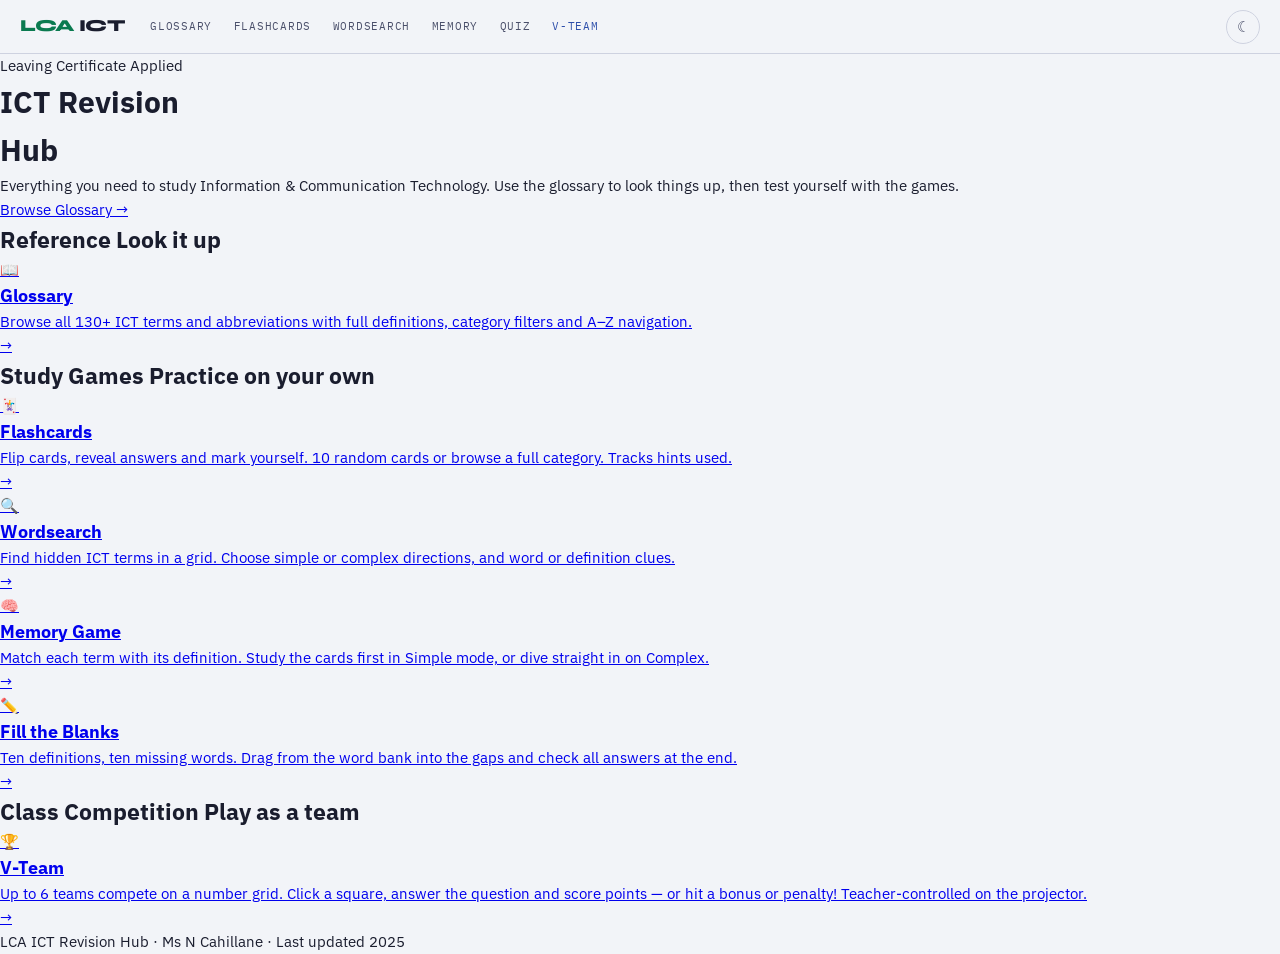
<file: index.html>
<!DOCTYPE html>
<html lang="en" data-theme="dark">
<head>
  <meta charset="UTF-8">
  <meta name="viewport" content="width=device-width, initial-scale=1.0">
  <title>LCA ICT — Revision Hub</title>
  <link href="https://fonts.googleapis.com/css2?family=Syne:wght@400;600;700;800&family=IBM+Plex+Mono:wght@400;500&family=IBM+Plex+Sans:wght@300;400;500&display=swap" rel="stylesheet">
  <link rel="stylesheet" href="shared.css">
  <link rel="stylesheet" href="index.css">
  <script>
    (function(){
      const t = localStorage.getItem('lca-ict-theme');
      const d = window.matchMedia('(prefers-color-scheme: dark)').matches;
      document.documentElement.setAttribute('data-theme', t ?? (d ? 'dark' : 'light'));
    })();
  </script>
</head>
<body>

  <!-- ── NAV ── -->
  <nav class="site-nav" id="site-nav">
    <div class="nav-inner">
      <a class="nav-brand" href="index.html"><span class="nav-brand-ict">LCA</span> ICT</a>
      <div class="nav-links" id="nav-links">
        <a href="glossary.html"   class="nav-link">Glossary</a>
        <a href="flashcards.html" class="nav-link">Flashcards</a>
        <a href="wordsearch.html" class="nav-link">Wordsearch</a>
        <a href="memory.html"     class="nav-link">Memory</a>
        <a href="quiz.html"       class="nav-link">Quiz</a>
        <a href="vteam.html"      class="nav-link vteam">V-Team</a>
      </div>
      <button class="theme-toggle" id="theme-toggle" aria-label="Toggle dark/light mode">
        <span class="icon-dark">☀</span>
        <span class="icon-light">☾</span>
      </button>
      <button class="nav-hamburger" id="nav-hamburger" aria-label="Toggle menu">☰</button>
    </div>
  </nav>

  <!-- ── HERO ── -->
  <header class="hero">
    <div class="hero-inner">
      <p class="hero-label">Leaving Certificate Applied</p>
      <h1 class="hero-title">
        ICT <span>Revision</span><br>Hub
      </h1>
      <p class="hero-sub">
        Everything you need to study Information &amp; Communication Technology.
        Use the glossary to look things up, then test yourself with the games.
      </p>
      <a href="glossary.html" class="btn-hero-primary">Browse Glossary →</a>
    </div>
    <div class="hero-deco" aria-hidden="true">
      <div class="deco-ring deco-ring-1"></div>
      <div class="deco-ring deco-ring-2"></div>
      <div class="deco-ring deco-ring-3"></div>
    </div>
  </header>

  <!-- ── SECTION: REFERENCE ── -->
  <section class="section">
    <div class="section-inner">
      <h2 class="section-title">
        <span class="section-tag">Reference</span>
        Look it up
      </h2>
      <div class="cards-row">

        <a href="glossary.html" class="hub-card">
          <div class="hub-card-icon">📖</div>
          <div class="hub-card-body">
            <h3 class="hub-card-title">Glossary</h3>
            <p class="hub-card-desc">
              Browse all 130+ ICT terms and abbreviations with full definitions,
              category filters and A–Z navigation.
            </p>
          </div>
          <div class="hub-card-arrow">→</div>
        </a>

      </div>
    </div>
  </section>

  <!-- ── SECTION: SOLO GAMES ── -->
  <section class="section section-alt">
    <div class="section-inner">
      <h2 class="section-title">
        <span class="section-tag">Study Games</span>
        Practice on your own
      </h2>
      <div class="cards-row">

        <a href="flashcards.html" class="hub-card">
          <div class="hub-card-icon">🃏</div>
          <div class="hub-card-body">
            <h3 class="hub-card-title">Flashcards</h3>
            <p class="hub-card-desc">
              Flip cards, reveal answers and mark yourself.
              10 random cards or browse a full category. Tracks hints used.
            </p>
          </div>
          <div class="hub-card-arrow">→</div>
        </a>

        <a href="wordsearch.html" class="hub-card">
          <div class="hub-card-icon">🔍</div>
          <div class="hub-card-body">
            <h3 class="hub-card-title">Wordsearch</h3>
            <p class="hub-card-desc">
              Find hidden ICT terms in a grid. Choose simple or complex directions,
              and word or definition clues.
            </p>
          </div>
          <div class="hub-card-arrow">→</div>
        </a>

        <a href="memory.html" class="hub-card">
          <div class="hub-card-icon">🧠</div>
          <div class="hub-card-body">
            <h3 class="hub-card-title">Memory Game</h3>
            <p class="hub-card-desc">
              Match each term with its definition. Study the cards first in Simple mode,
              or dive straight in on Complex.
            </p>
          </div>
          <div class="hub-card-arrow">→</div>
        </a>

        <a href="quiz.html" class="hub-card">
          <div class="hub-card-icon">✏️</div>
          <div class="hub-card-body">
            <h3 class="hub-card-title">Fill the Blanks</h3>
            <p class="hub-card-desc">
              Ten definitions, ten missing words. Drag from the word bank
              into the gaps and check all answers at the end.
            </p>
          </div>
          <div class="hub-card-arrow">→</div>
        </a>

      </div>
    </div>
  </section>

  <!-- ── SECTION: CLASS GAME ── -->
  <section class="section">
    <div class="section-inner">
      <h2 class="section-title">
        <span class="section-tag vteam-tag">Class Competition</span>
        Play as a team
      </h2>
      <div class="cards-row">

        <a href="vteam.html" class="hub-card hub-card-vteam">
          <div class="hub-card-icon">🏆</div>
          <div class="hub-card-body">
            <h3 class="hub-card-title">V-Team</h3>
            <p class="hub-card-desc">
              Up to 6 teams compete on a number grid. Click a square,
              answer the question and score points — or hit a bonus or penalty!
              Teacher-controlled on the projector.
            </p>
          </div>
          <div class="hub-card-arrow">→</div>
        </a>

      </div>
    </div>
  </section>

  <!-- ── FOOTER ── -->
  <footer class="site-footer">
    <div class="footer-inner">
      <span>LCA ICT Revision Hub · Ms N Cahillane</span>
      <span class="footer-dot">·</span>
      <span>Last updated 2025</span>
    </div>
  </footer>

  <script src="shared.js"></script>
</body>
</html>
</file>
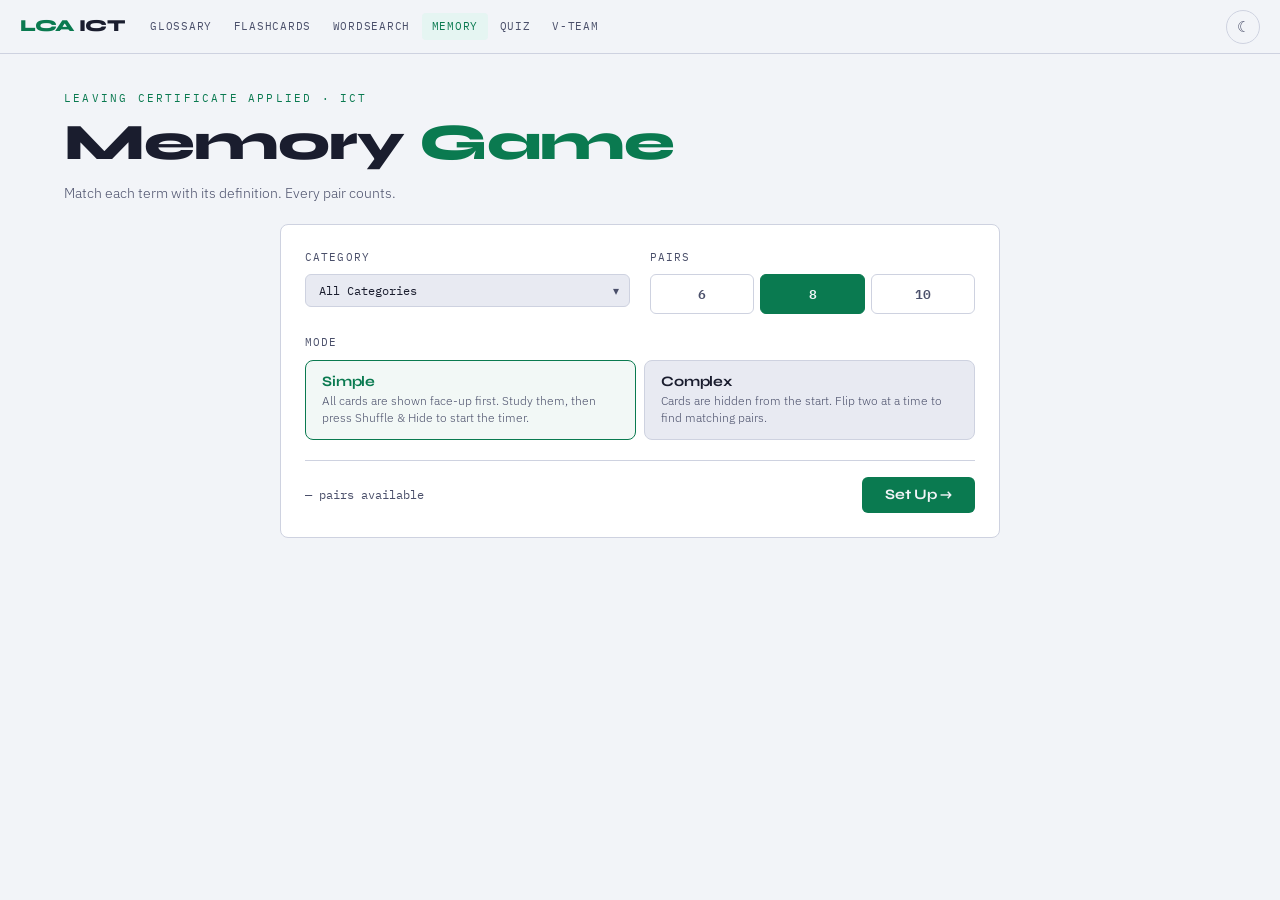
<file: memory.html>
<!DOCTYPE html>
<html lang="en" data-theme="dark">
<head>
  <meta charset="UTF-8">
  <meta name="viewport" content="width=device-width, initial-scale=1.0">
  <title>LCA ICT — Memory Game</title>
  <link href="https://fonts.googleapis.com/css2?family=Syne:wght@400;600;700;800&family=IBM+Plex+Mono:wght@400;500&family=IBM+Plex+Sans:wght@300;400;500&display=swap" rel="stylesheet">
  <link rel="stylesheet" href="shared.css">
  <link rel="stylesheet" href="memory.css">
  <script>
    (function(){
      const t = localStorage.getItem('lca-ict-theme');
      const d = window.matchMedia('(prefers-color-scheme: dark)').matches;
      document.documentElement.setAttribute('data-theme', t ?? (d ? 'dark' : 'light'));
    })();
  </script>
</head>
<body>

  <!-- ── NAV ── -->
  <nav class="site-nav" id="site-nav">
    <div class="nav-inner">
      <a class="nav-brand" href="index.html"><span class="nav-brand-ict">LCA</span> ICT</a>
      <div class="nav-links" id="nav-links">
        <a href="glossary.html"    class="nav-link">Glossary</a>
        <a href="flashcards.html"  class="nav-link">Flashcards</a>
        <a href="wordsearch.html"  class="nav-link">Wordsearch</a>
        <a href="memory.html"      class="nav-link active">Memory</a>
        <a href="quiz.html"        class="nav-link">Quiz</a>
        <a href="vteam.html"       class="nav-link">V-Team</a>
      </div>
      <button class="theme-toggle" id="theme-toggle" aria-label="Toggle dark/light mode">
        <span class="icon-dark">☀</span>
        <span class="icon-light">☾</span>
      </button>
      <button class="nav-hamburger" id="nav-hamburger" aria-label="Toggle menu">☰</button>
    </div>
  </nav>

  <!-- ── PAGE HEADER ── -->
  <header class="page-header">
    <p class="page-label">Leaving Certificate Applied · ICT</p>
    <h1 class="page-title">Memory <span>Game</span></h1>
    <p class="page-sub">Match each term with its definition. Every pair counts.</p>
  </header>

  <!-- ── SETUP PANEL ── -->
  <section class="setup-panel" id="setup-panel">
    <div class="setup-grid">

      <!-- Category -->
      <div class="setup-group">
        <label class="setup-label" for="cat-select">Category</label>
        <div class="select-wrap">
          <select id="cat-select">
            <option value="all">All Categories</option>
          </select>
        </div>
      </div>

      <!-- Pair count -->
      <div class="setup-group">
        <label class="setup-label">Pairs</label>
        <div class="count-btns">
          <button class="count-btn" data-count="6">6</button>
          <button class="count-btn active" data-count="8">8</button>
          <button class="count-btn" data-count="10">10</button>
        </div>
      </div>

      <!-- Mode -->
      <div class="setup-group setup-group-full">
        <label class="setup-label">Mode</label>
        <div class="toggle-opts">
          <button class="toggle-opt active" data-mode="simple">
            <span class="opt-name">Simple</span>
            <span class="opt-desc">All cards are shown face-up first. Study them, then press Shuffle &amp; Hide to start the timer.</span>
          </button>
          <button class="toggle-opt" data-mode="complex">
            <span class="opt-name">Complex</span>
            <span class="opt-desc">Cards are hidden from the start. Flip two at a time to find matching pairs.</span>
          </button>
        </div>
      </div>

    </div>

    <div class="setup-footer">
      <span class="setup-count" id="setup-count">— pairs available</span>
      <button class="btn-start" id="btn-start">Set Up →</button>
    </div>
  </section>

  <!-- ── STUDY PHASE (Simple mode only) ── -->
  <section class="study-phase hidden" id="study-phase">
    <div class="study-header">
      <div class="study-info">
        <h2 class="study-title">Study the cards</h2>
        <p class="study-sub">Take your time — when you're ready, press Shuffle &amp; Hide to begin.</p>
      </div>
      <button class="btn-hide" id="btn-hide">Shuffle &amp; Hide ▶</button>
    </div>
    <div class="memory-grid" id="study-grid"></div>
  </section>

  <!-- ── GAME AREA ── -->
  <section class="game-area hidden" id="game-area">
    <div class="game-topbar">
      <div class="timer-wrap">
        <span class="timer-label">Time</span>
        <span class="timer-display" id="timer-display">0:00</span>
      </div>
      <div class="moves-wrap">
        <span class="timer-label">Moves</span>
        <span class="moves-display" id="moves-display">0</span>
      </div>
      <div class="pairs-wrap">
        <span id="pairs-found">0</span> / <span id="pairs-total">0</span> matched
      </div>
      <button class="btn-ghost" id="btn-new-game">⊞ New game</button>
    </div>
    <div class="memory-grid" id="game-grid"></div>
  </section>

  <!-- ── COMPLETION PANEL ── -->
  <section class="completion-panel hidden" id="completion-panel">
    <div class="completion-inner">
      <div class="completion-icon">🎉</div>
      <h2 class="completion-title">Well Done!</h2>
      <div class="completion-stats" id="completion-stats"></div>
    </div>
    <div class="completion-summary" id="completion-summary"></div>
    <div class="completion-actions">
      <button class="btn-start" id="btn-play-again">Play Again</button>
      <button class="btn-ghost" id="btn-change-settings">Change Settings</button>
    </div>
  </section>

  <script src="glossary-data.js"></script>
  <script src="shared.js"></script>
  <script src="memory.js"></script>
</body>
</html>
</file>
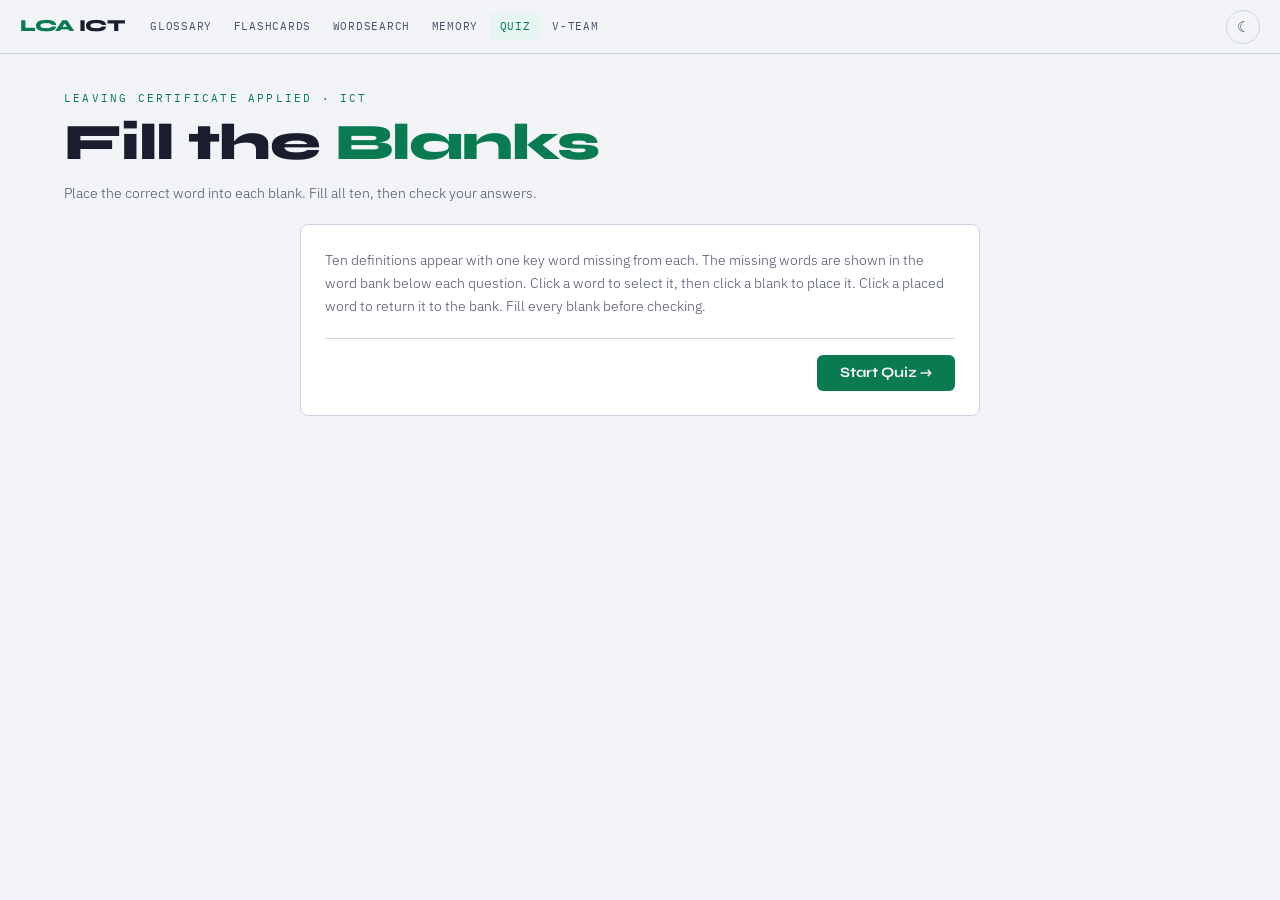
<file: quiz.html>
<!DOCTYPE html>
<html lang="en" data-theme="dark">
<head>
  <meta charset="UTF-8">
  <meta name="viewport" content="width=device-width, initial-scale=1.0">
  <title>LCA ICT — Quiz</title>
  <link href="https://fonts.googleapis.com/css2?family=Syne:wght@400;600;700;800&family=IBM+Plex+Mono:wght@400;500&family=IBM+Plex+Sans:wght@300;400;500&display=swap" rel="stylesheet">
  <link rel="stylesheet" href="shared.css">
  <link rel="stylesheet" href="quiz.css">
  <script>
    (function(){
      const t = localStorage.getItem('lca-ict-theme');
      const d = window.matchMedia('(prefers-color-scheme: dark)').matches;
      document.documentElement.setAttribute('data-theme', t ?? (d ? 'dark' : 'light'));
    })();
  </script>
</head>
<body>

  <!-- ── NAV ── -->
  <nav class="site-nav" id="site-nav">
    <div class="nav-inner">
      <a class="nav-brand" href="index.html"><span class="nav-brand-ict">LCA</span> ICT</a>
      <div class="nav-links" id="nav-links">
        <a href="glossary.html"    class="nav-link">Glossary</a>
        <a href="flashcards.html"  class="nav-link">Flashcards</a>
        <a href="wordsearch.html"  class="nav-link">Wordsearch</a>
        <a href="memory.html"      class="nav-link">Memory</a>
        <a href="quiz.html"        class="nav-link active">Quiz</a>
        <a href="vteam.html"       class="nav-link">V-Team</a>
      </div>
      <button class="theme-toggle" id="theme-toggle" aria-label="Toggle dark/light mode">
        <span class="icon-dark">☀</span>
        <span class="icon-light">☾</span>
      </button>
      <button class="nav-hamburger" id="nav-hamburger" aria-label="Toggle menu">☰</button>
    </div>
  </nav>

  <!-- ── PAGE HEADER ── -->
  <header class="page-header">
    <p class="page-label">Leaving Certificate Applied · ICT</p>
    <h1 class="page-title">Fill the <span>Blanks</span></h1>
    <p class="page-sub">Place the correct word into each blank. Fill all ten, then check your answers.</p>
  </header>

  <!-- ── SETUP PANEL ── -->
  <section class="setup-panel" id="setup-panel">
    <div class="setup-body">
      <div class="setup-info">
        <p class="setup-desc">
          Ten definitions appear with one key word missing from each.
          The missing words are shown in the word bank below each question.
          Click a word to select it, then click a blank to place it.
          Click a placed word to return it to the bank.
          Fill every blank before checking.
        </p>
      </div>
    </div>
    <div class="setup-footer">
      <button class="btn-start" id="btn-start">Start Quiz →</button>
    </div>
  </section>

  <!-- ── QUIZ AREA ── -->
  <section class="quiz-area hidden" id="quiz-area">

    <div class="quiz-topbar">
      <div class="quiz-progress">
        <span id="filled-count">0</span> / <span id="total-q">10</span> filled
      </div>
      <button class="btn-check hidden" id="btn-check">Check Answers ✓</button>
      <button class="btn-ghost" id="btn-new-quiz">⊞ New Quiz</button>
    </div>

    <!-- Word bank -->
    <div class="word-bank-wrap">
      <div class="word-bank-label">Word Bank</div>
      <div class="word-bank" id="word-bank"></div>
    </div>

    <!-- Questions -->
    <ol class="questions-list" id="questions-list"></ol>

  </section>

  <!-- ── RESULTS PANEL ── -->
  <section class="results-panel hidden" id="results-panel">

    <div class="results-header">
      <h2 class="results-title">Results</h2>
      <div class="results-stats" id="results-stats"></div>
    </div>

    <div class="results-summary" id="results-summary"></div>

    <div class="results-actions">
      <button class="btn-start"  id="btn-try-again">Try Again</button>
      <button class="btn-ghost"  id="btn-new-quiz-results">New Quiz</button>
    </div>

  </section>

  <script src="glossary-data.js"></script>
  <script src="shared.js"></script>
  <script src="quiz.js"></script>
</body>
</html>
</file>
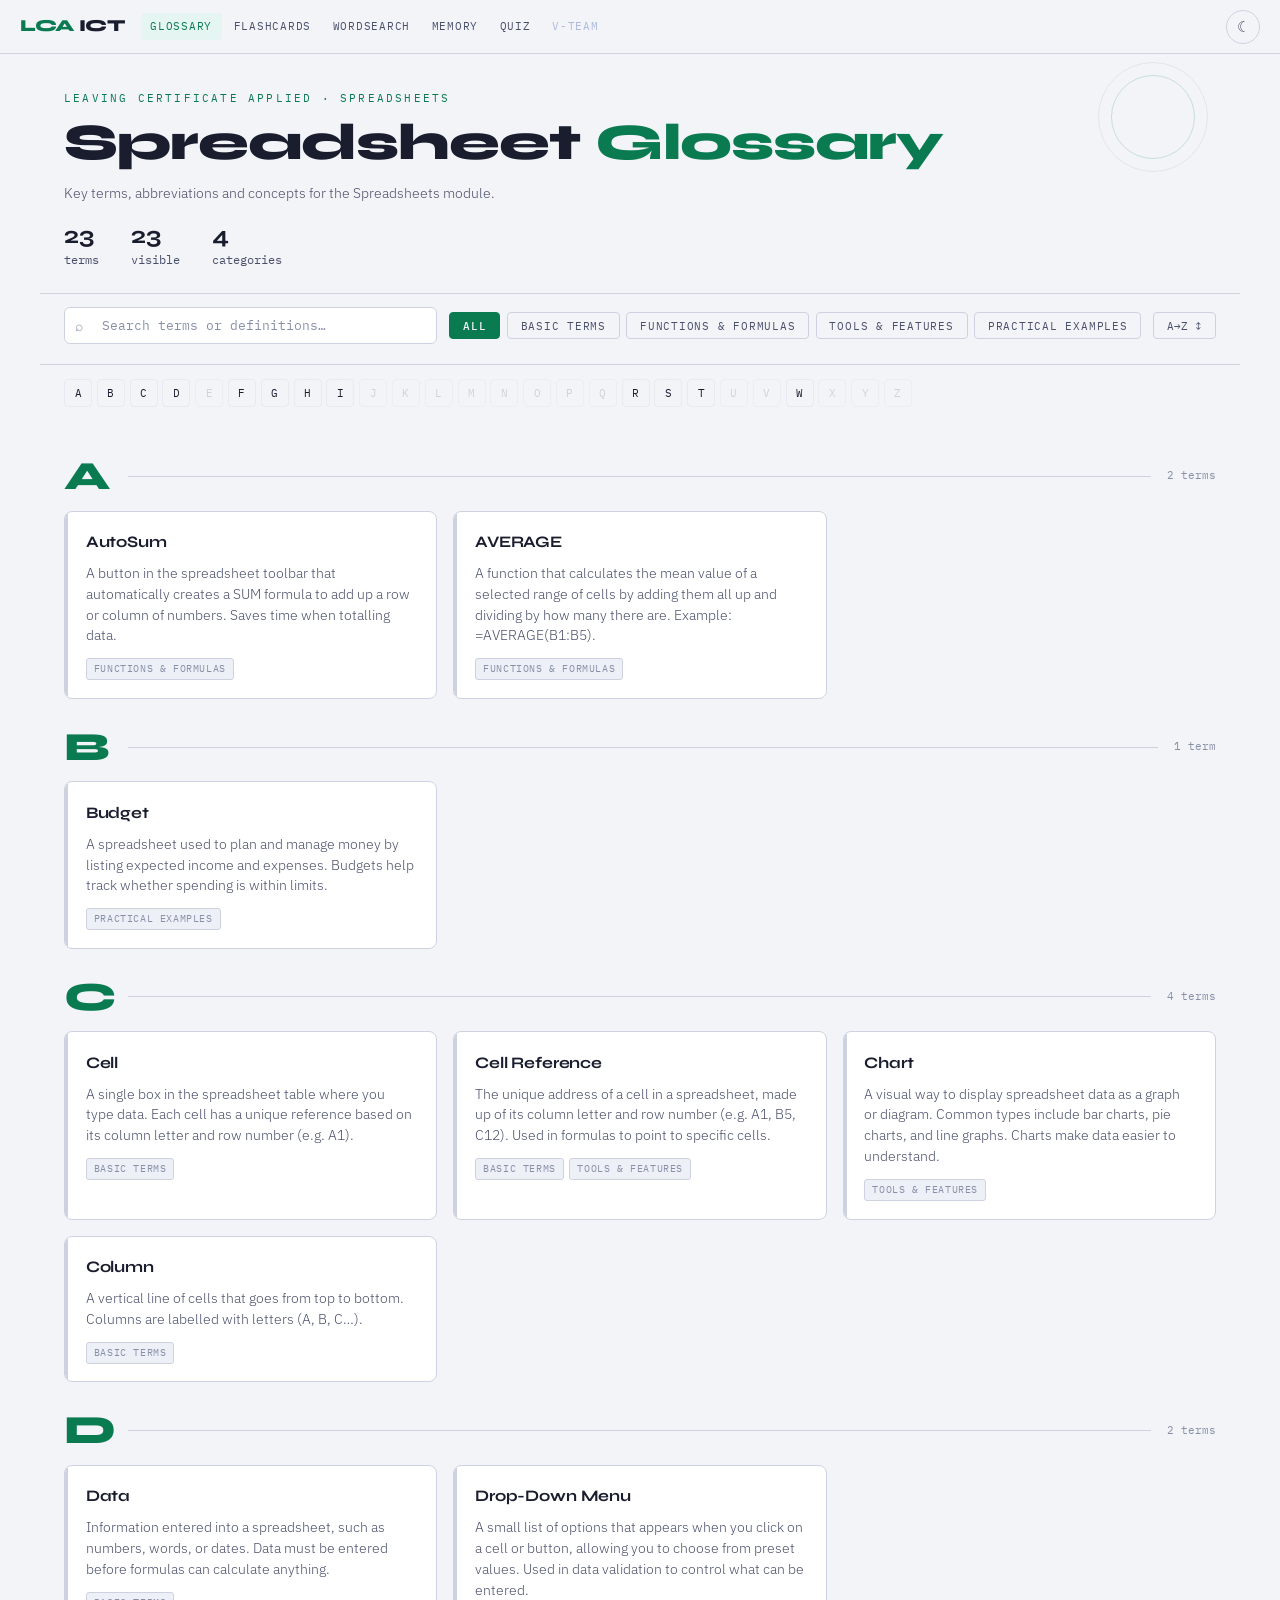
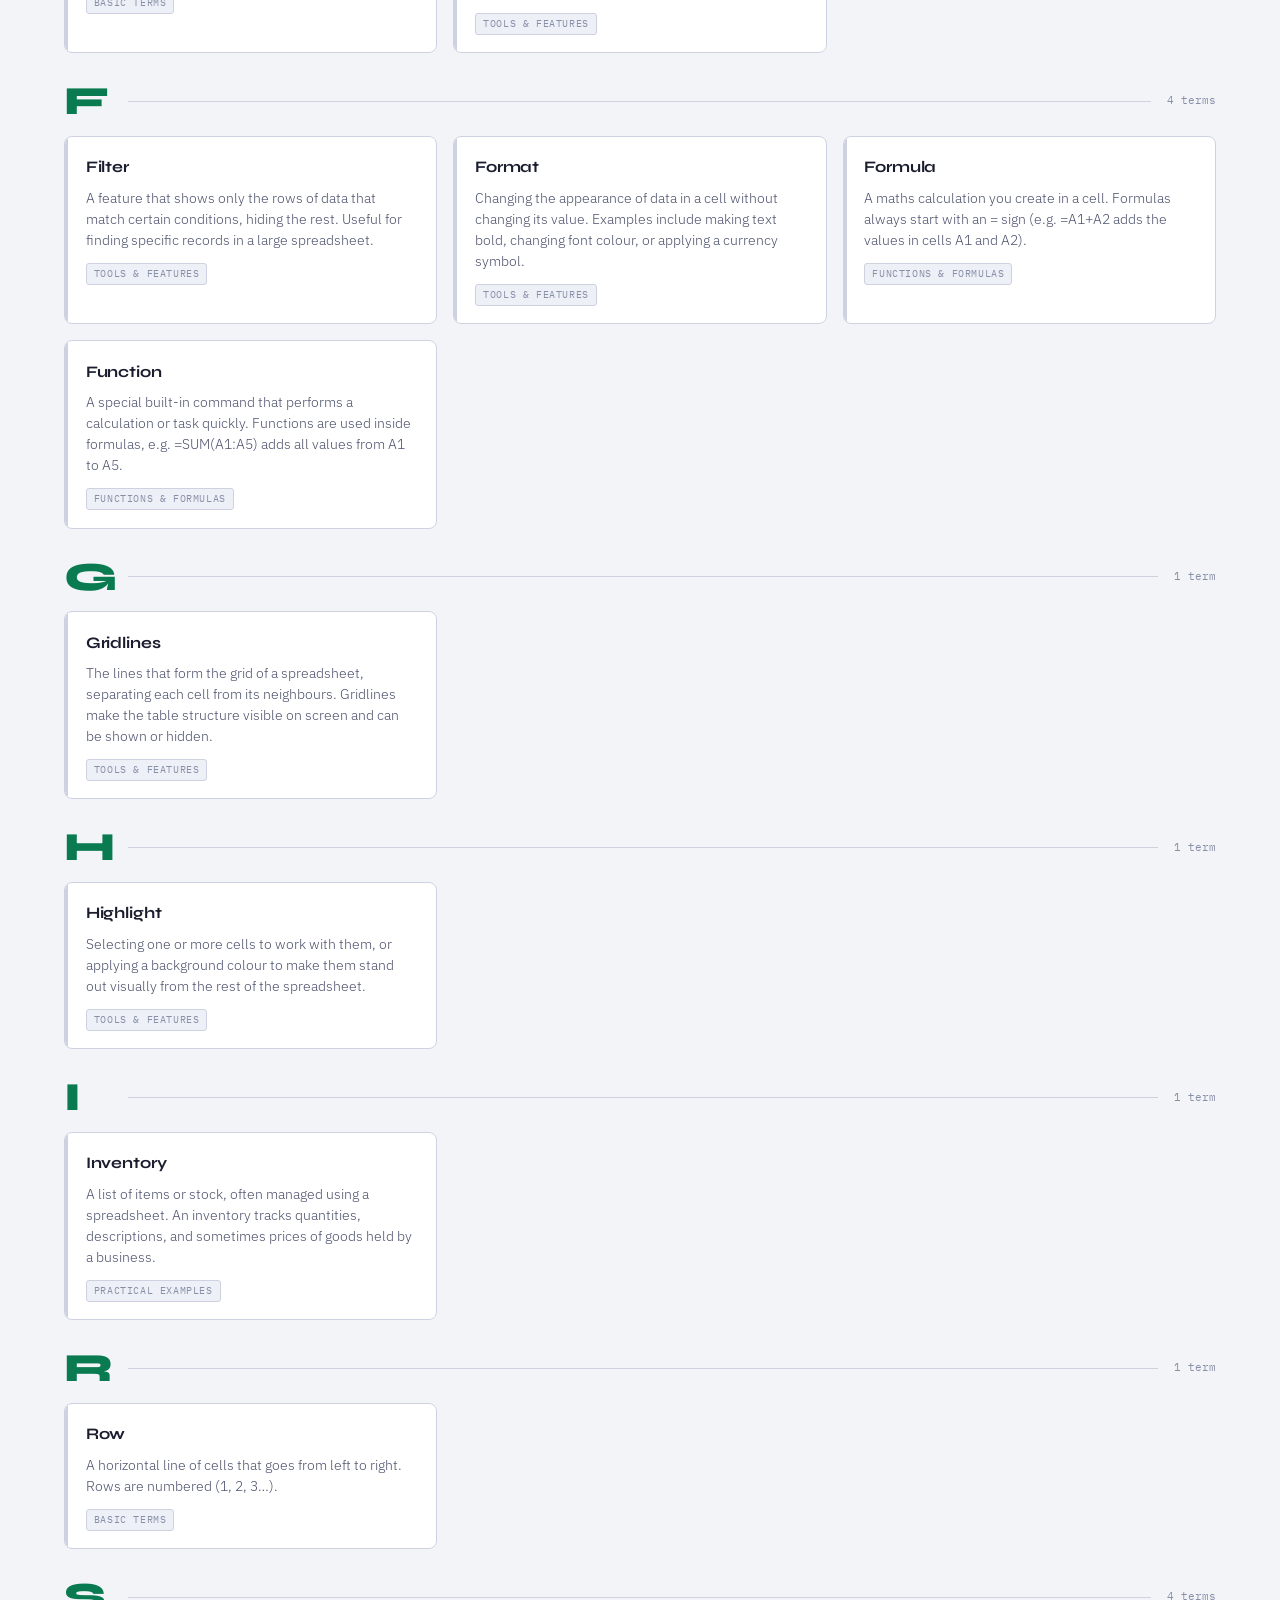
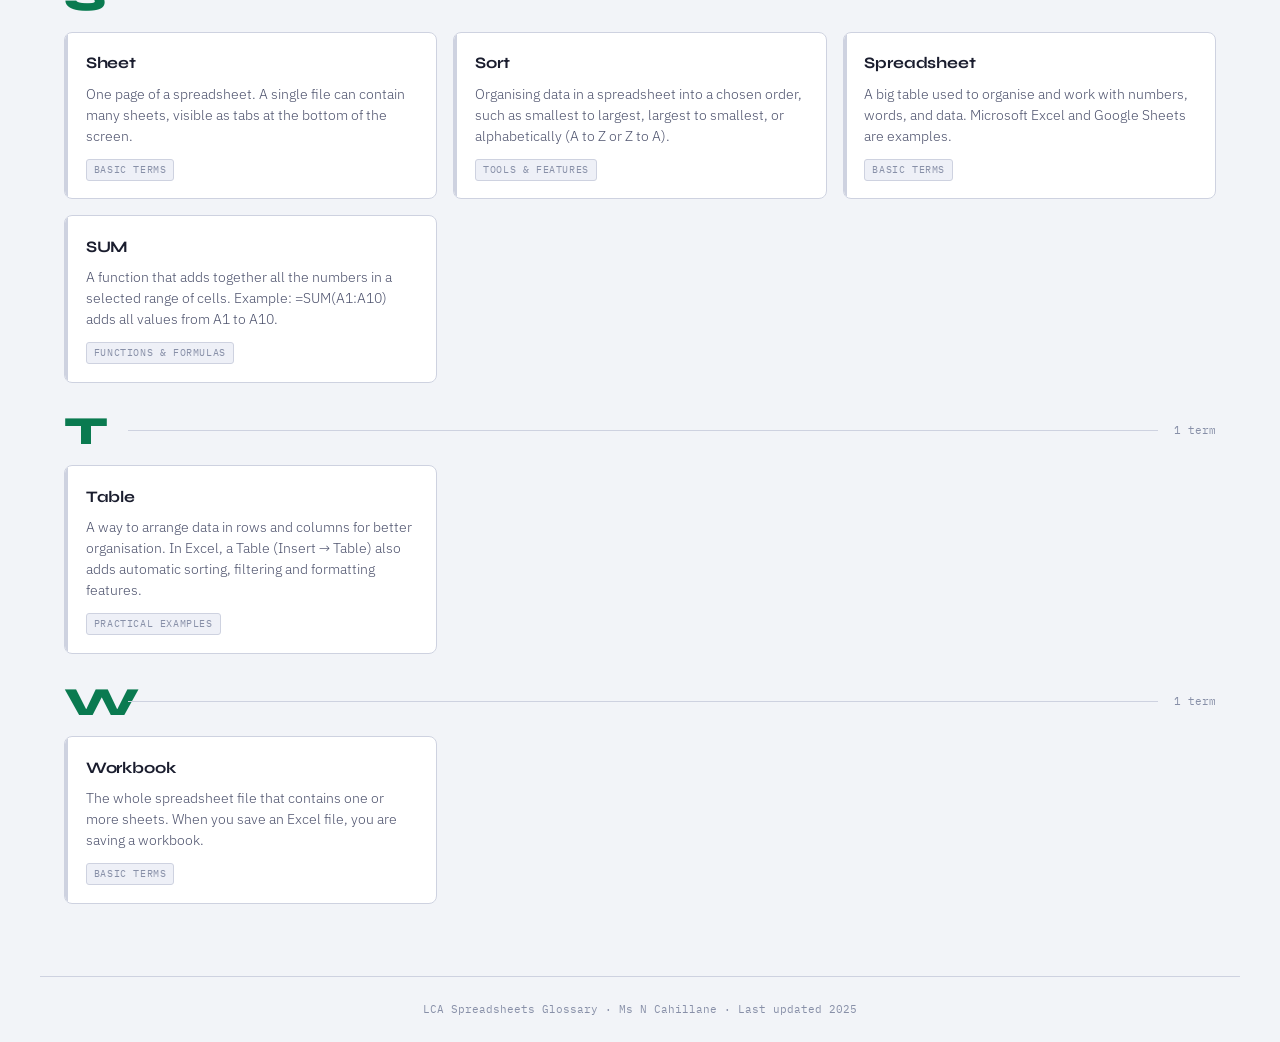
<file: ss-glossary-test.html>
<!DOCTYPE html>
<html lang="en" data-theme="dark">
<head>
  <meta charset="UTF-8">
  <meta name="viewport" content="width=device-width, initial-scale=1.0">
  <title>LCA Spreadsheets — Glossary</title>
  <link href="https://fonts.googleapis.com/css2?family=Syne:wght@400;600;700;800&family=IBM+Plex+Mono:wght@400;500&family=IBM+Plex+Sans:wght@300;400;500&display=swap" rel="stylesheet">
  <link rel="stylesheet" href="shared.css">
  <link rel="stylesheet" href="glossary.css">
  <link rel="stylesheet" href="image-utils.css">
  <script>
    (function(){
      const t = localStorage.getItem('lca-ict-theme');
      const d = window.matchMedia('(prefers-color-scheme: dark)').matches;
      document.documentElement.setAttribute('data-theme', t ?? (d ? 'dark' : 'light'));
    })();
  </script>
</head>
<body>

  <!-- ── NAV ── -->
  <nav class="site-nav" id="site-nav">
    <div class="nav-inner">
      <a class="nav-brand" href="index.html"><span class="nav-brand-ict">LCA</span> ICT</a>
      <div class="nav-links" id="nav-links">
        <a href="glossary.html"    class="nav-link active">Glossary</a>
        <a href="flashcards.html"  class="nav-link">Flashcards</a>
        <a href="wordsearch.html"  class="nav-link">Wordsearch</a>
        <a href="memory.html"      class="nav-link">Memory</a>
        <a href="quiz.html"        class="nav-link">Quiz</a>
        <a href="vteam.html"       class="nav-link vteam nav-disabled">V-Team</a>
      </div>
      <button class="theme-toggle" id="theme-toggle" aria-label="Toggle dark/light mode">
        <span class="icon-dark">☀</span>
        <span class="icon-light">☾</span>
      </button>
      <button class="nav-hamburger" id="nav-hamburger" aria-label="Toggle menu">☰</button>
    </div>
  </nav>

  <!-- ── PAGE HEADER ── -->
  <header class="page-header">
    <div class="header-deco" aria-hidden="true"></div>
    <p class="page-label">Leaving Certificate Applied · Spreadsheets</p>
    <h1 class="page-title">Spreadsheet <span>Glossary</span></h1>
    <p class="page-sub">Key terms, abbreviations and concepts for the Spreadsheets module.</p>
  </header>

  <!-- ── STATS BAR ── -->
  <div class="stats-bar" role="status" aria-live="polite">
    <div class="stat"><strong id="total-count">—</strong>terms</div>
    <div class="stat"><strong id="visible-count">—</strong>visible</div>
    <div class="stat"><strong id="cat-count">—</strong>categories</div>
  </div>

  <!-- ── CONTROLS ── -->
  <div class="controls">
    <div class="search-wrap">
      <span class="search-icon" aria-hidden="true">⌕</span>
      <input type="search" id="search" placeholder="Search terms or definitions…"
             autocomplete="off" aria-label="Search glossary">
    </div>
    <div class="filter-btns" id="filter-btns" role="group" aria-label="Filter by category">
      <button class="filter-btn active" data-filter="all">All</button>
    </div>
    <button class="sort-btn" id="sort-toggle" aria-label="Toggle sort order">A→Z ↕</button>
  </div>

  <!-- ── ALPHABET NAV ── -->
  <nav class="alpha-nav" id="alpha-nav" aria-label="Browse by letter"></nav>

  <!-- ── MAIN ── -->
  <main>
    <div id="glossary-container"></div>
    <div class="no-results" id="no-results" role="status" aria-live="polite">
      <div class="no-results-icon" aria-hidden="true">◌</div>
      <h3>No terms found</h3>
      <p>Try a different search or clear your filters.</p>
    </div>
  </main>

  <footer>LCA Spreadsheets Glossary · Ms N Cahillane · Last updated 2025</footer>

  <script src="spreadsheet-data.js"></script>
  <script src="shared.js"></script>
  <script src="image-utils.js"></script>
  <script src="glossary-ui.js"></script>
</body>
</html>
</file>
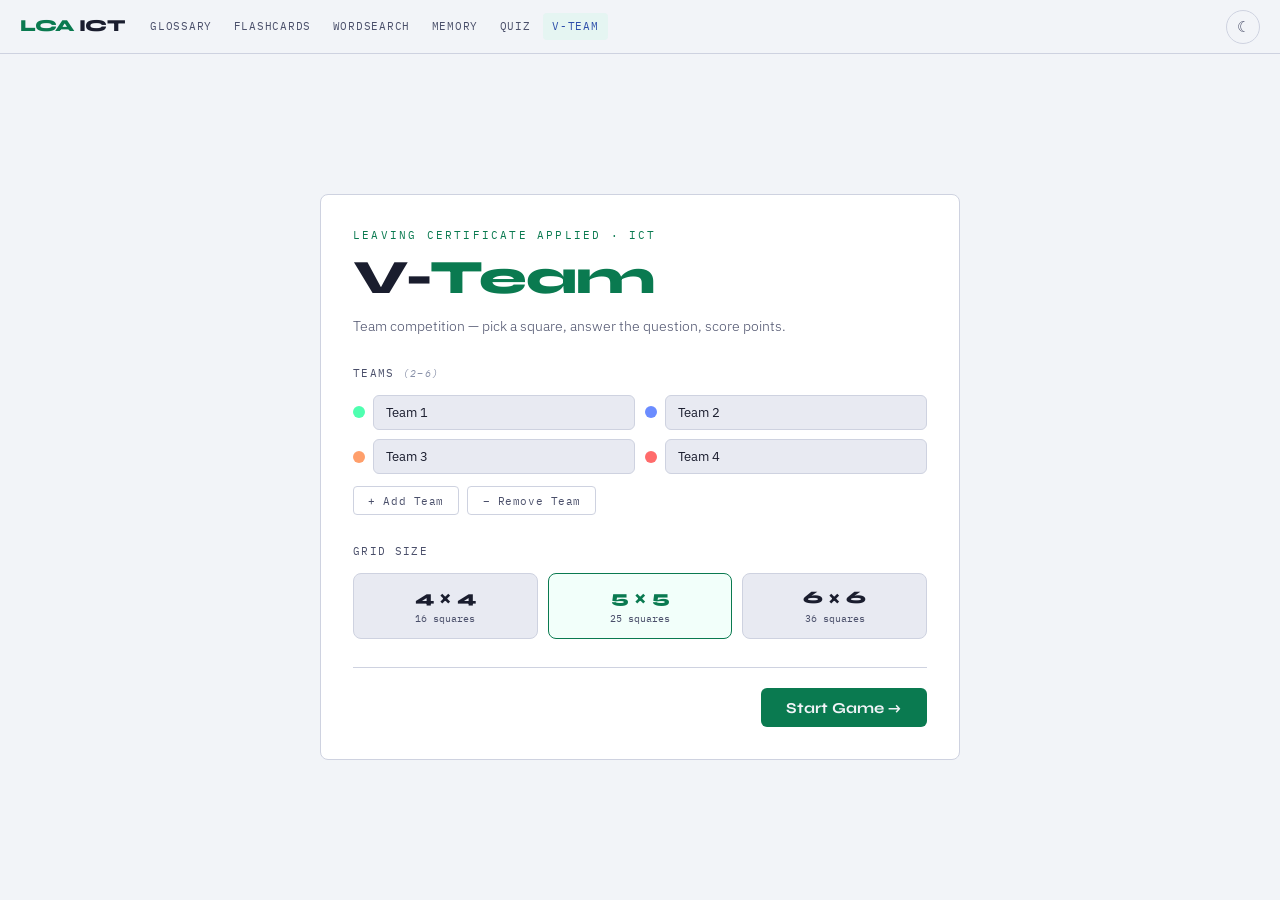
<file: vteam.html>
<!DOCTYPE html>
<html lang="en" data-theme="dark">
<head>
  <meta charset="UTF-8">
  <meta name="viewport" content="width=device-width, initial-scale=1.0">
  <title>LCA ICT — V-Team</title>
  <link href="https://fonts.googleapis.com/css2?family=Syne:wght@400;600;700;800&family=IBM+Plex+Mono:wght@400;500&family=IBM+Plex+Sans:wght@300;400;500&display=swap" rel="stylesheet">
  <link rel="stylesheet" href="shared.css">
  <link rel="stylesheet" href="vteam.css">
  <script>
    (function(){
      const t = localStorage.getItem('lca-ict-theme');
      const d = window.matchMedia('(prefers-color-scheme: dark)').matches;
      document.documentElement.setAttribute('data-theme', t ?? (d ? 'dark' : 'light'));
    })();
  </script>
</head>
<body>

  <!-- ── NAV ── -->
  <nav class="site-nav" id="site-nav">
    <div class="nav-inner">
      <a class="nav-brand" href="index.html"><span class="nav-brand-ict">LCA</span> ICT</a>
      <div class="nav-links" id="nav-links">
        <a href="glossary.html"   class="nav-link">Glossary</a>
        <a href="flashcards.html" class="nav-link">Flashcards</a>
        <a href="wordsearch.html" class="nav-link">Wordsearch</a>
        <a href="memory.html"     class="nav-link">Memory</a>
        <a href="quiz.html"       class="nav-link">Quiz</a>
        <a href="vteam.html"      class="nav-link vteam active">V-Team</a>
      </div>
      <button class="theme-toggle" id="theme-toggle" aria-label="Toggle dark/light mode">
        <span class="icon-dark">☀</span>
        <span class="icon-light">☾</span>
      </button>
      <button class="nav-hamburger" id="nav-hamburger" aria-label="Toggle menu">☰</button>
    </div>
  </nav>

  <!-- ── SETUP PANEL ── -->
  <section class="vt-setup" id="vt-setup">
    <div class="vt-setup-inner">

      <div class="vt-setup-header">
        <p class="page-label">Leaving Certificate Applied · ICT</p>
        <h1 class="page-title">V-<span>Team</span></h1>
        <p class="page-sub">Team competition — pick a square, answer the question, score points.</p>
      </div>

      <!-- Teams -->
      <div class="setup-section">
        <div class="setup-section-label">Teams <span class="setup-section-hint">(2–6)</span></div>
        <div class="teams-grid" id="teams-grid"></div>
        <div class="team-btns">
          <button class="btn-ghost" id="btn-add-team">+ Add Team</button>
          <button class="btn-ghost" id="btn-remove-team">− Remove Team</button>
        </div>
      </div>

      <!-- Grid size -->
      <div class="setup-section">
        <div class="setup-section-label">Grid Size</div>
        <div class="grid-size-btns">
          <button class="grid-size-btn" data-size="16">
            <span class="gsb-grid">4 × 4</span>
            <span class="gsb-count">16 squares</span>
          </button>
          <button class="grid-size-btn active" data-size="25">
            <span class="gsb-grid">5 × 5</span>
            <span class="gsb-count">25 squares</span>
          </button>
          <button class="grid-size-btn" data-size="36">
            <span class="gsb-grid">6 × 6</span>
            <span class="gsb-count">36 squares</span>
          </button>
        </div>
      </div>

      <div class="setup-footer">
        <button class="btn-start" id="btn-start">Start Game →</button>
      </div>

    </div>
  </section>

  <!-- ── GAME SCREEN ── -->
  <section class="vt-game hidden" id="vt-game">

    <!-- Left: scoreboard + turn indicator -->
    <aside class="vt-sidebar" id="vt-sidebar">
      <div class="sidebar-title">Scores</div>
      <div class="scoreboard" id="scoreboard"></div>
      <div class="turn-box" id="turn-box">
        <div class="turn-label">Current Turn</div>
        <div class="turn-team" id="turn-team">—</div>
      </div>
      <button class="btn-ghost btn-end-game" id="btn-end-game">End Game</button>
    </aside>

    <!-- Centre: grid -->
    <main class="vt-main">
      <div class="vt-grid" id="vt-grid"></div>
    </main>

  </section>

  <!-- ── CARD OVERLAY ── -->
  <!-- Shown full-screen when a square is clicked -->
  <div class="card-overlay hidden" id="card-overlay">
    <div class="card-overlay-inner">

      <!-- QUESTION card -->
      <div class="ov-card" id="ov-card">

        <div class="ov-top">
          <div class="ov-square-num" id="ov-square-num"></div>
          <div class="ov-type-badge" id="ov-type-badge"></div>
        </div>

        <!-- Front: term/abbr -->
        <div class="ov-front" id="ov-front">
          <div class="ov-term" id="ov-term"></div>
          <button class="btn-reveal" id="btn-reveal">Show Hint &amp; Answer ↓</button>
        </div>

        <!-- Revealed: hint + definition -->
        <div class="ov-revealed hidden" id="ov-revealed">
          <div class="ov-hint" id="ov-hint"></div>
          <div class="ov-def"  id="ov-def"></div>
        </div>

      </div>

      <!-- BONUS/PENALTY card -->
      <div class="ov-special hidden" id="ov-special">
        <div class="ov-special-icon" id="ov-special-icon"></div>
        <div class="ov-special-title" id="ov-special-title"></div>
        <div class="ov-special-points" id="ov-special-points"></div>
        <div class="ov-special-team" id="ov-special-team"></div>
      </div>

      <!-- Action buttons (shown after reveal or for special squares) -->
      <div class="ov-actions hidden" id="ov-actions">
        <button class="btn-wrong-ans"   id="btn-wrong-ans">✗ Incorrect — next team</button>
        <button class="btn-correct-ans" id="btn-correct-ans"></button>
      </div>

      <button class="btn-close-overlay" id="btn-close-overlay" title="Close">✕</button>

    </div>
  </div>

  <!-- ── END GAME SCREEN ── -->
  <section class="vt-end hidden" id="vt-end">
    <div class="vt-end-inner">
      <div class="end-trophy">🏆</div>
      <h2 class="end-title" id="end-title"></h2>
      <div class="end-podium" id="end-podium"></div>
      <button class="btn-start" id="btn-play-again">Play Again</button>
      <button class="btn-ghost"  id="btn-new-setup">Change Settings</button>
    </div>
  </section>

  <script src="glossary-data.js"></script>
  <script src="shared.js"></script>
  <script src="vteam.js"></script>
</body>
</html>
</file>
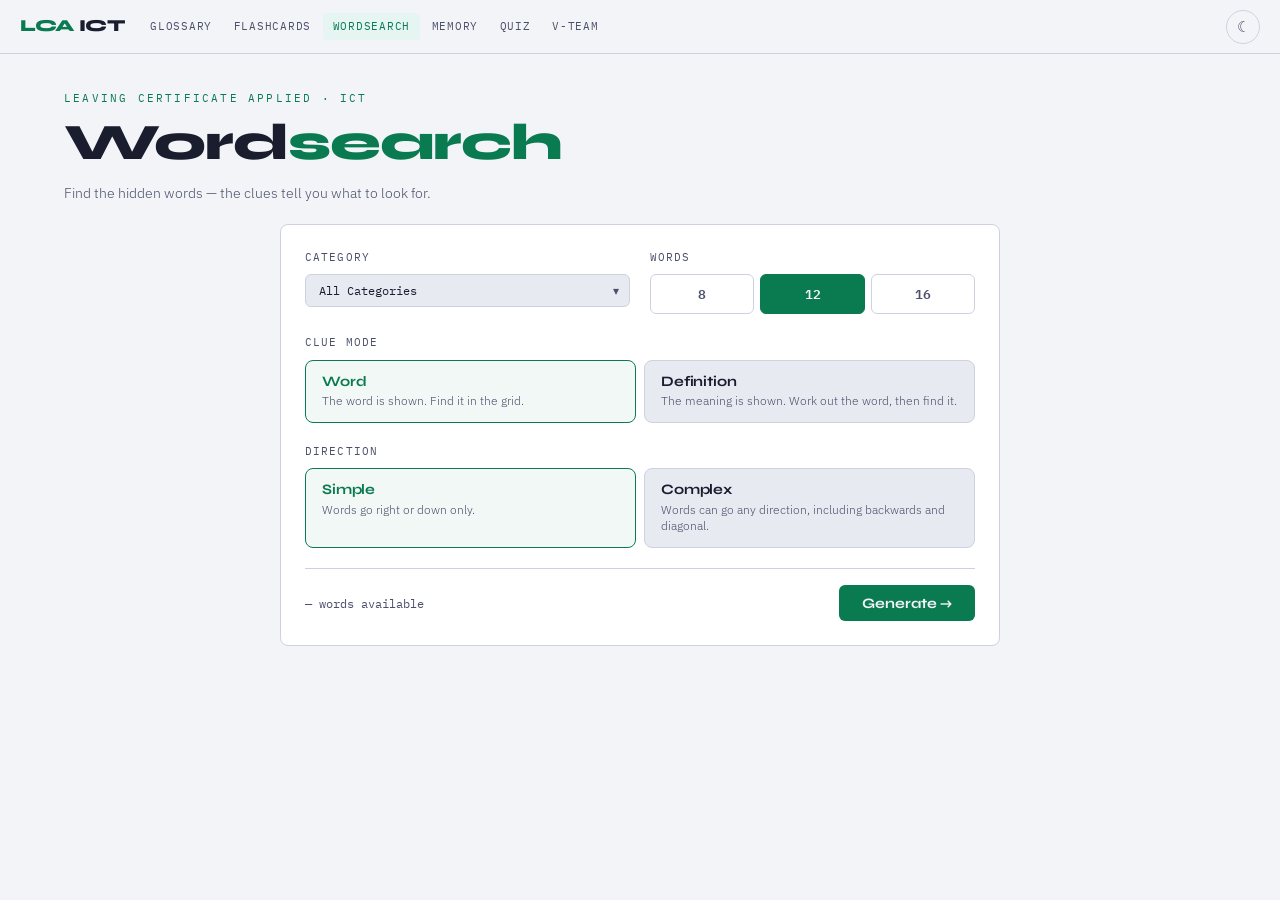
<file: wordsearch.html>
<!DOCTYPE html>
<html lang="en" data-theme="dark">
<head>
  <meta charset="UTF-8">
  <meta name="viewport" content="width=device-width, initial-scale=1.0">
  <title>LCA ICT — Wordsearch</title>
  <link href="https://fonts.googleapis.com/css2?family=Syne:wght@400;600;700;800&family=IBM+Plex+Mono:wght@400;500&family=IBM+Plex+Sans:wght@300;400;500&display=swap" rel="stylesheet">
  <link rel="stylesheet" href="shared.css">
  <link rel="stylesheet" href="wordsearch.css">
  <script>
    (function(){
      const t = localStorage.getItem('lca-ict-theme');
      const d = window.matchMedia('(prefers-color-scheme: dark)').matches;
      document.documentElement.setAttribute('data-theme', t ?? (d ? 'dark' : 'light'));
    })();
  </script>
</head>
<body>

  <!-- ── NAV ── -->
  <nav class="site-nav" id="site-nav">
    <div class="nav-inner">
      <a class="nav-brand" href="index.html"><span class="nav-brand-ict">LCA</span> ICT</a>
      <div class="nav-links" id="nav-links">
        <a href="glossary.html"    class="nav-link">Glossary</a>
        <a href="flashcards.html"  class="nav-link">Flashcards</a>
        <a href="wordsearch.html"  class="nav-link active">Wordsearch</a>
        <a href="memory.html"      class="nav-link">Memory</a>
        <a href="quiz.html"        class="nav-link">Quiz</a>
        <a href="vteam.html"       class="nav-link">V-Team</a>
      </div>
      <button class="theme-toggle" id="theme-toggle" aria-label="Toggle dark/light mode">
        <span class="icon-dark">☀</span>
        <span class="icon-light">☾</span>
      </button>
      <button class="nav-hamburger" id="nav-hamburger" aria-label="Toggle menu">☰</button>
    </div>
  </nav>

  <!-- ── PAGE HEADER ── -->
  <header class="page-header">
    <p class="page-label">Leaving Certificate Applied · ICT</p>
    <h1 class="page-title">Word<span>search</span></h1>
    <p class="page-sub">Find the hidden words — the clues tell you what to look for.</p>
  </header>

  <!-- ── SETUP PANEL ── -->
  <section class="setup-panel" id="setup-panel">

    <div class="setup-grid">

      <!-- Category -->
      <div class="setup-group">
        <label class="setup-label" for="cat-select">Category</label>
        <div class="select-wrap">
          <select id="cat-select">
            <option value="all">All Categories</option>
          </select>
        </div>
      </div>

      <!-- Word count -->
      <div class="setup-group">
        <label class="setup-label">Words</label>
        <div class="count-btns">
          <button class="count-btn" data-count="8">8</button>
          <button class="count-btn active" data-count="12">12</button>
          <button class="count-btn" data-count="16">16</button>
        </div>
      </div>

      <!-- Clue mode -->
      <div class="setup-group setup-group-full">
        <label class="setup-label">Clue Mode</label>
        <div class="toggle-opts">
          <button class="toggle-opt active" data-clue="word">
            <span class="opt-name">Word</span>
            <span class="opt-desc">The word is shown. Find it in the grid.</span>
          </button>
          <button class="toggle-opt" data-clue="definition">
            <span class="opt-name">Definition</span>
            <span class="opt-desc">The meaning is shown. Work out the word, then find it.</span>
          </button>
        </div>
      </div>

      <!-- Direction mode -->
      <div class="setup-group setup-group-full">
        <label class="setup-label">Direction</label>
        <div class="toggle-opts">
          <button class="toggle-opt active" data-dir="simple">
            <span class="opt-name">Simple</span>
            <span class="opt-desc">Words go right or down only.</span>
          </button>
          <button class="toggle-opt" data-dir="complex">
            <span class="opt-name">Complex</span>
            <span class="opt-desc">Words can go any direction, including backwards and diagonal.</span>
          </button>
        </div>
      </div>

    </div>

    <div class="setup-footer">
      <span class="setup-count" id="setup-count">— words available</span>
      <button class="btn-start" id="btn-start">Generate →</button>
    </div>

  </section>

  <!-- ── GAME AREA ── -->
  <section class="game-area hidden" id="game-area">

    <!-- Top bar: timer + progress + new game -->
    <div class="game-topbar">
      <div class="timer-wrap">
        <span class="timer-label">Time</span>
        <span class="timer-display" id="timer-display">0:00</span>
      </div>
      <div class="found-progress">
        <span id="found-count">0</span> / <span id="total-count">0</span> found
      </div>
      <button class="btn-ghost" id="btn-new-game">⊞ New game</button>
    </div>

    <!-- Main layout: grid + clues -->
    <div class="game-layout" id="game-layout">

      <!-- Grid -->
      <div class="grid-wrap">
        <div class="ws-grid" id="ws-grid"></div>
      </div>

      <!-- Clues list -->
      <div class="clues-wrap">
        <div class="clues-header">
          <span class="clues-title" id="clues-title">Words to find</span>
        </div>
        <ul class="clues-list" id="clues-list"></ul>
      </div>

    </div>

  </section>

  <!-- ── COMPLETION PANEL ── -->
  <section class="completion-panel hidden" id="completion-panel">

    <div class="completion-inner">
      <div class="completion-icon">✓</div>
      <h2 class="completion-title">Puzzle Complete!</h2>
      <div class="completion-stats" id="completion-stats"></div>
    </div>

    <div class="completion-words" id="completion-words"></div>

    <div class="completion-actions">
      <button class="btn-start" id="btn-play-again">Play Again</button>
      <button class="btn-ghost" id="btn-change-settings">Change Settings</button>
    </div>

  </section>

  <script src="glossary-data.js"></script>
  <script src="shared.js"></script>
  <script src="wordsearch.js"></script>
</body>
</html>
</file>
<file: shared.css>
/*
 * shared.css
 * ─────────────────────────────────────────────────────────────
 * LCA ICT — Shared styles: design tokens, nav bar, theme toggle.
 * Loaded by EVERY page alongside its own stylesheet.
 * ─────────────────────────────────────────────────────────────
 */

/* ── TOKENS: DARK ────────────────────────────────────────── */
:root {
  --bg:         #0d0f14;
  --surface:    #161920;
  --surface2:   #1e2230;
  --border:     #2a2f42;
  --accent:     #4fffb0;
  --accent2:    #ff6b6b;
  --accent3:    #6b8cff;
  --text:       #e8eaf2;
  --text-muted: #7a7f94;
  --text-dim:   #4a4f64;
  --shadow:     0 4px 20px rgba(0,0,0,0.4);
  --radius:     8px;
  --nav-bg:     rgba(13,15,20,0.97);
  --nav-h:      54px;

  --mono:    'IBM Plex Mono', monospace;
  --sans:    'IBM Plex Sans', sans-serif;
  --display: 'Syne', sans-serif;
}

/* ── TOKENS: LIGHT ───────────────────────────────────────── */
[data-theme="light"] {
  --bg:         #f2f4f8;
  --surface:    #ffffff;
  --surface2:   #e8eaf2;
  --border:     #ced2e0;
  --accent:     #0a7a50;
  --accent2:    #c0392b;
  --accent3:    #2d4eaa;
  --text:       #1a1d2e;
  --text-muted: #4a4f6a;
  --text-dim:   #8890a8;
  --shadow:     0 4px 20px rgba(0,0,0,0.08);
  --nav-bg:     rgba(242,244,248,0.97);
}

/* ── RESET ───────────────────────────────────────────────── */
*, *::before, *::after { box-sizing: border-box; margin: 0; padding: 0; }
html { scroll-behavior: smooth; }

body {
  background:  var(--bg);
  color:       var(--text);
  font-family: var(--sans);
  font-size:   15px;
  line-height: 1.6;
  min-height:  100vh;
  transition:  background 0.25s, color 0.25s;
  padding-top: var(--nav-h);
}

/* ── SITE NAV ────────────────────────────────────────────── */
.site-nav {
  position:      fixed;
  top: 0; left: 0; right: 0;
  height:        var(--nav-h);
  z-index:       200;
  background:    var(--nav-bg);
  backdrop-filter: blur(12px);
  border-bottom: 1px solid var(--border);
  transition:    background 0.25s, border-color 0.25s;
}

.nav-inner {
  max-width:   1280px;
  margin:      0 auto;
  height:      100%;
  padding:     0 1.25rem;
  display:     flex;
  align-items: center;
  gap:         0.5rem;
}

.nav-brand {
  font-family:     var(--display);
  font-size:       1.05rem;
  font-weight:     800;
  color:           var(--text);
  text-decoration: none;
  letter-spacing:  -0.02em;
  flex-shrink:     0;
  margin-right:    0.5rem;
}
.nav-brand-ict { color: var(--accent); }

.nav-links {
  display: flex;
  gap:     0.15rem;
  flex:    1;
}

.nav-link {
  font-family:     var(--mono);
  font-size:       10.5px;
  letter-spacing:  0.07em;
  text-transform:  uppercase;
  color:           var(--text-muted);
  text-decoration: none;
  padding:         0.3rem 0.6rem;
  border-radius:   4px;
  transition:      color 0.15s, background 0.15s;
  white-space:     nowrap;
}
.nav-link:hover  { color: var(--text); background: var(--surface2); }
.nav-link.active { color: var(--accent); background: rgba(79,255,176,0.08); }

/* V-Team gets a special accent colour */
.nav-link.vteam { color: var(--accent3); }
[data-theme="light"] .nav-link.vteam { color: var(--accent3); }
.nav-link.vteam:hover { color: var(--accent3); background: rgba(107,140,255,0.1); }

/* Disabled / coming-soon links */
.nav-disabled {
  opacity:        0.35;
  cursor:         default;
  pointer-events: none;
}

/* ── THEME TOGGLE ────────────────────────────────────────── */
.theme-toggle {
  width:           34px;
  height:          34px;
  border-radius:   50%;
  border:          1px solid var(--border);
  background:      transparent;
  color:           var(--text-muted);
  cursor:          pointer;
  display:         flex;
  align-items:     center;
  justify-content: center;
  font-size:       15px;
  transition:      all 0.2s;
  flex-shrink:     0;
  margin-left:     0.25rem;
}
.theme-toggle:hover { border-color: var(--accent); color: var(--accent); transform: rotate(20deg); }

.theme-toggle .icon-dark  { display: block; }
.theme-toggle .icon-light { display: none;  }
[data-theme="light"] .theme-toggle .icon-dark  { display: none;  }
[data-theme="light"] .theme-toggle .icon-light { display: block; }

/* ── HAMBURGER ───────────────────────────────────────────── */
.nav-hamburger {
  display:       none;
  background:    transparent;
  border:        1px solid var(--border);
  color:         var(--text-muted);
  cursor:        pointer;
  padding:       0.3rem 0.55rem;
  border-radius: 4px;
  font-size:     15px;
  flex-shrink:   0;
}

/* ── PAGE HEADER ─────────────────────────────────────────── */
.page-header {
  max-width: 1200px;
  margin:    0 auto;
  padding:   2.25rem 1.5rem 1.25rem;
  position:  relative;
}

.page-label {
  font-family:    var(--mono);
  font-size:      11px;
  letter-spacing: 0.2em;
  text-transform: uppercase;
  color:          var(--accent);
  margin-bottom:  0.55rem;
}

.page-title {
  font-family:    var(--display);
  font-size:      clamp(1.9rem, 5vw, 3.2rem);
  font-weight:    800;
  line-height:    1.05;
  letter-spacing: -0.02em;
  color:          var(--text);
}
.page-title span { color: var(--accent); }

.page-sub {
  margin-top:  0.65rem;
  color:       var(--text-muted);
  font-weight: 300;
  font-size:   0.9rem;
  max-width:   480px;
}

/* ── UTILITY ─────────────────────────────────────────────── */
.hidden { display: none !important; }

/* ── SCROLLBAR ───────────────────────────────────────────── */
::-webkit-scrollbar       { width: 5px; }
::-webkit-scrollbar-track { background: var(--bg); }
::-webkit-scrollbar-thumb { background: var(--border); border-radius: 3px; }

/* ── RESPONSIVE NAV ──────────────────────────────────────── */
@media (max-width: 780px) {
  .nav-hamburger { display: flex; }

  .nav-links {
    display:        none;
    position:       absolute;
    top:            var(--nav-h);
    left: 0; right: 0;
    background:     var(--nav-bg);
    border-bottom:  1px solid var(--border);
    flex-direction: column;
    padding:        0.6rem 1.25rem 0.9rem;
    gap:            0.2rem;
    backdrop-filter: blur(12px);
  }
  .nav-links.open { display: flex; }

  .nav-link {
    font-size: 11.5px;
    padding:   0.5rem 0.75rem;
  }
}

/* ── PRINT RESET ─────────────────────────────────────────── */
@media print {
  body            { background: #fff !important; color: #000 !important; padding-top: 0; }
  .site-nav       { display: none !important; }
}
</file>
<file: index.css>
/**
 * image-utils.js
 * ─────────────────────────────────────────────────────────────
 * LCA ICT — Shared image utility.
 *
 * Derives an image filename from a glossary entry and attempts
 * to load it. If the file exists the supplied callback receives
 * the URL; if not, nothing happens — no placeholder, no error.
 *
 * Convention (images/ folder):
 *   abbr present, no slash  → strip non-alphanumeric → e.g. "CPU.png"
 *   abbr present, has slash → fall back to term-based name (e.g. "B/I/U" → "Bold_Italic_Underline.png")
 *   no abbr                 → spaces→underscores, punctuation stripped → e.g. "Hard_Disk_Drive.png"
 *
 * Supported extensions checked in order: .png .jpg .jpeg .gif .svg .webp
 *
 * Usage:
 *   loadCardImage(card, url => { imgEl.src = url; imgEl.classList.remove('hidden'); });
 * ─────────────────────────────────────────────────────────────
 */

const IMAGE_DIR  = 'images/';
const IMAGE_EXTS = ['.png', '.jpg', '.jpeg', '.gif', '.svg', '.webp'];

/**
 * Derive the base filename (no extension) for a glossary entry.
 * @param {Object} card  — a GLOSSARY entry
 * @returns {string}     — e.g. "CPU" or "Hard_Disk_Drive"
 */
function cardImageBasename(card) {
  const abbr = card.abbr;
  const term = card.term;

  if (abbr && !abbr.includes('/')) {
    // Clean abbreviation: keep only alphanumeric characters
    return abbr.replace(/[^A-Za-z0-9]/g, '');
  }

  // Fall back to term: spaces → underscores, strip non-alphanumeric (except underscore)
  return term
    .replace(/[^A-Za-z0-9\s]/g, '')   // strip punctuation
    .trim()
    .replace(/\s+/g, '_');             // spaces → underscores
}

/**
 * Attempt to load an image for a card. Tries each supported extension
 * in turn. Calls onFound(url) with the first URL that loads successfully.
 * Silent if no image exists.
 *
 * @param {Object}   card     — a GLOSSARY entry
 * @param {Function} onFound  — called with the resolved image URL
 */
function loadCardImage(card, onFound) {
  const base = cardImageBasename(card);
  tryExtension(base, 0, onFound);
}

function tryExtension(base, idx, onFound) {
  if (idx >= IMAGE_EXTS.length) return; // all extensions exhausted

  const url = IMAGE_DIR + base + IMAGE_EXTS[idx];
  const img = new Image();

  img.onload  = () => onFound(url);
  img.onerror = () => tryExtension(base, idx + 1, onFound);
  img.src     = url;
}

/**
 * Inject a card image into a container element.
 * Creates an <img> inside containerEl if image loads; does nothing if not.
 * Adds class 'card-image-wrap' to the container when image is found.
 *
 * @param {Object}      card        — GLOSSARY entry
 * @param {HTMLElement} containerEl — element to inject img into
 * @param {string}      [cls]       — optional extra CSS class on the <img>
 */
function injectCardImage(card, containerEl, cls) {
  loadCardImage(card, url => {
    const img    = document.createElement('img');
    img.src      = url;
    img.alt      = card.abbr || card.term;
    img.className = ['card-img', cls].filter(Boolean).join(' ');
    containerEl.classList.add('card-image-wrap');
    containerEl.appendChild(img);
  });
}
</file>
<file: memory.css>
/*
 * memory.css
 * ─────────────────────────────────────────────────────────────
 * LCA ICT — Memory Game styles.
 * Requires shared.css for tokens + nav.
 * ─────────────────────────────────────────────────────────────
 */

/* ── SETUP PANEL ─────────────────────────────────────────── */
.setup-panel {
  max-width:      720px;
  margin:         0 auto 2rem;
  padding:        1.5rem;
  background:     var(--surface);
  border:         1px solid var(--border);
  border-radius:  var(--radius);
  width:          calc(100% - 3rem);
}

.setup-grid {
  display:               grid;
  grid-template-columns: 1fr 1fr;
  gap:                   1.25rem;
  margin-bottom:         1.25rem;
}

.setup-group {
  display:        flex;
  flex-direction: column;
  gap:            0.5rem;
}

.setup-group-full { grid-column: 1 / -1; }

.setup-label {
  font-family:    var(--mono);
  font-size:      11px;
  letter-spacing: 0.1em;
  text-transform: uppercase;
  color:          var(--text-muted);
}

.select-wrap { position: relative; }
.select-wrap::after {
  content:        '▾';
  position:       absolute;
  right:          11px;
  top:            50%;
  transform:      translateY(-50%);
  color:          var(--text-muted);
  pointer-events: none;
  font-size:      12px;
}

select {
  width:         100%;
  background:    var(--surface2);
  border:        1px solid var(--border);
  border-radius: 6px;
  padding:       0.5rem 2rem 0.5rem 0.8rem;
  color:         var(--text);
  font-family:   var(--mono);
  font-size:     12px;
  appearance:    none;
  cursor:        pointer;
  outline:       none;
  transition:    border-color 0.2s;
}
select:focus { border-color: var(--accent); }

.count-btns { display: flex; gap: 0.4rem; }

.count-btn {
  flex:           1;
  padding:        0.5rem;
  border-radius:  6px;
  border:         1px solid var(--border);
  background:     transparent;
  color:          var(--text-muted);
  font-family:    var(--mono);
  font-size:      13px;
  font-weight:    600;
  cursor:         pointer;
  transition:     all 0.15s;
}
.count-btn:hover  { border-color: var(--accent); color: var(--accent); }
.count-btn.active { background: var(--accent); color: var(--bg); border-color: var(--accent); }

/* ── TOGGLE OPTIONS ──────────────────────────────────────── */
.toggle-opts {
  display: grid;
  grid-template-columns: 1fr 1fr;
  gap:     0.5rem;
}

.toggle-opt {
  display:        flex;
  flex-direction: column;
  align-items:    flex-start;
  gap:            0.2rem;
  padding:        0.75rem 1rem;
  border-radius:  var(--radius);
  border:         1px solid var(--border);
  background:     var(--surface2);
  cursor:         pointer;
  transition:     all 0.15s;
  text-align:     left;
}
.toggle-opt:hover  { border-color: var(--accent3); }
.toggle-opt.active {
  border-color: var(--accent);
  background:   rgba(79,255,176,0.06);
}
[data-theme="light"] .toggle-opt.active { background: rgba(10,122,80,0.05); }

.opt-name {
  font-family:    var(--display);
  font-size:      0.9rem;
  font-weight:    700;
  color:          var(--text);
  letter-spacing: -0.01em;
}
.toggle-opt.active .opt-name { color: var(--accent); }

.opt-desc {
  font-family: var(--sans);
  font-size:   12px;
  color:       var(--text-muted);
  font-weight: 300;
  line-height: 1.4;
}

.setup-footer {
  display:         flex;
  justify-content: space-between;
  align-items:     center;
  border-top:      1px solid var(--border);
  padding-top:     1rem;
}

.setup-count {
  font-family: var(--mono);
  font-size:   12px;
  color:       var(--text-muted);
}

/* ── SHARED BUTTONS ──────────────────────────────────────── */
.btn-start {
  background:    var(--accent);
  color:         var(--bg);
  border:        none;
  border-radius: 6px;
  padding:       0.6rem 1.4rem;
  font-family:   var(--display);
  font-size:     0.9rem;
  font-weight:   700;
  cursor:        pointer;
  transition:    opacity 0.15s, transform 0.15s;
  white-space:   nowrap;
}
.btn-start:hover    { opacity: 0.87; transform: translateY(-1px); }
.btn-start:disabled { opacity: 0.35; cursor: default; transform: none; }

.btn-ghost {
  background:     transparent;
  border:         1px solid var(--border);
  color:          var(--text-muted);
  font-family:    var(--mono);
  font-size:      11px;
  letter-spacing: 0.05em;
  padding:        0.4rem 0.9rem;
  border-radius:  4px;
  cursor:         pointer;
  transition:     all 0.15s;
  white-space:    nowrap;
}
.btn-ghost:hover { border-color: var(--text-muted); color: var(--text); }

/* ── STUDY PHASE ─────────────────────────────────────────── */
.study-phase {
  max-width: 1100px;
  margin:    0 auto;
  padding:   0 1.5rem 2rem;
}

.study-header {
  display:         flex;
  align-items:     center;
  justify-content: space-between;
  gap:             1rem;
  flex-wrap:       wrap;
  margin-bottom:   1.25rem;
  padding:         1rem 1.25rem;
  background:      var(--surface);
  border:          1px solid var(--border);
  border-radius:   var(--radius);
  border-left:     3px solid var(--accent3);
}

.study-title {
  font-family:    var(--display);
  font-size:      1.1rem;
  font-weight:    700;
  color:          var(--text);
  margin-bottom:  0.2rem;
}

.study-sub {
  font-size:   13px;
  color:       var(--text-muted);
  font-weight: 300;
}

.btn-hide {
  background:    var(--accent3);
  color:         #fff;
  border:        none;
  border-radius: 6px;
  padding:       0.65rem 1.25rem;
  font-family:   var(--display);
  font-size:     0.9rem;
  font-weight:   700;
  cursor:        pointer;
  transition:    opacity 0.15s, transform 0.15s;
  white-space:   nowrap;
  flex-shrink:   0;
}
.btn-hide:hover { opacity: 0.88; transform: translateY(-1px); }

/* ── GAME AREA ───────────────────────────────────────────── */
.game-area {
  max-width: 1100px;
  margin:    0 auto;
  padding:   0 1.5rem 3rem;
}

.game-topbar {
  display:         flex;
  align-items:     center;
  justify-content: space-between;
  flex-wrap:       wrap;
  gap:             1rem;
  margin-bottom:   1.25rem;
}

.timer-wrap, .moves-wrap {
  display:     flex;
  align-items: baseline;
  gap:         0.4rem;
}

.timer-label {
  font-family:    var(--mono);
  font-size:      11px;
  letter-spacing: 0.1em;
  text-transform: uppercase;
  color:          var(--text-muted);
}

.timer-display, .moves-display {
  font-family: var(--display);
  font-size:   1.4rem;
  font-weight: 700;
  color:       var(--text);
  min-width:   2.5rem;
}

.pairs-wrap {
  font-family: var(--mono);
  font-size:   13px;
  color:       var(--text-muted);
}
.pairs-wrap span { color: var(--accent); font-weight: 700; }

/* ── MEMORY GRID ─────────────────────────────────────────── */
.memory-grid {
  display:               grid;
  gap:                   0.65rem;
  /* columns set by JS */
}

/* ── MEMORY CARD ─────────────────────────────────────────── */
.mem-card {
  position:      relative;
  cursor:        pointer;
  border-radius: var(--radius);
  /* height set by JS */
  perspective:   600px;
  -webkit-tap-highlight-color: transparent;
}

.mem-card-inner {
  width:             100%;
  height:            100%;
  position:          relative;
  transform-style:   preserve-3d;
  transition:        transform 0.4s cubic-bezier(0.4, 0, 0.2, 1);
  border-radius:     var(--radius);
}

/* Flipped state */
.mem-card.flipped .mem-card-inner,
.mem-card.matched .mem-card-inner {
  transform: rotateY(180deg);
}

.mem-card-face {
  position:              absolute;
  inset:                 0;
  border-radius:         var(--radius);
  backface-visibility:   hidden;
  -webkit-backface-visibility: hidden;
  display:               flex;
  flex-direction:        column;
  align-items:           center;
  justify-content:       center;
  padding:               0.75rem;
  text-align:            center;
  overflow:              hidden;
}

/* Back face (hidden side) */
.mem-card-back {
  background:   var(--surface2);
  border:       1px solid var(--border);
  box-shadow:   var(--shadow);
  transition:   background 0.15s;
}

.mem-card:not(.flipped):not(.matched) .mem-card-back:hover {
  background: var(--surface);
  border-color: var(--accent3);
}

.card-back-pattern {
  font-size:      1.8rem;
  opacity:        0.12;
  user-select:    none;
  letter-spacing: -0.05em;
}

/* Front face (shown side) — rotated so it's hidden by default */
.mem-card-front {
  background: var(--surface);
  border:     1px solid var(--border);
  box-shadow: var(--shadow);
  transform:  rotateY(180deg);
  gap:        0.35rem;
}

/* Word card */
.mem-card-front.type-word {
  border-left: 3px solid var(--accent3);
}

/* Definition card */
.mem-card-front.type-def {
  border-left: 3px solid var(--accent);
  justify-content: flex-start;
  padding:     0.65rem 0.75rem;
  text-align:  left;
}

.mem-word-label {
  font-family:    var(--mono);
  font-size:      9px;
  letter-spacing: 0.12em;
  text-transform: uppercase;
  color:          var(--text-muted);
  margin-bottom:  0.15rem;
}

.mem-word-text {
  font-family:    var(--display);
  font-size:      clamp(1rem, 3.5vw, 1.5rem);
  font-weight:    800;
  color:          var(--text);
  letter-spacing: -0.02em;
  line-height:    1.1;
}

.mem-def-label {
  font-family:    var(--mono);
  font-size:      9px;
  letter-spacing: 0.12em;
  text-transform: uppercase;
  color:          var(--text-muted);
  margin-bottom:  0.2rem;
  flex-shrink:    0;
}

.mem-def-text {
  font-family:  var(--sans);
  font-size:    clamp(10px, 1.8vw, 12px);
  color:        var(--text-muted);
  font-weight:  300;
  line-height:  1.45;
  overflow:     hidden;
  display:      -webkit-box;
  -webkit-line-clamp: 4;
  -webkit-box-orient: vertical;
  width:        100%;
}

/* Study phase: face-up cards — front visible without rotation */
.study-phase .mem-card-inner { transform: rotateY(180deg); }
.study-phase .mem-card        { cursor: default; }

/* Matched state */
.mem-card.matched .mem-card-front {
  border-color: var(--match-color, #22c55e) !important;
  background:   color-mix(in srgb, var(--match-color, #22c55e) 8%, var(--surface));
}
[data-theme="light"] .mem-card.matched .mem-card-front {
  background: color-mix(in srgb, var(--match-color, #22c55e) 6%, #fff);
}

/* Wrong flash */
.mem-card.wrong .mem-card-front {
  border-color: #ef4444 !important;
  background:   rgba(239,68,68,0.1);
  transition:   background 0.15s, border-color 0.15s;
}

/* ── MATCH COLOURS (10 distinct, set via --match-color) ──── */

/* ── COMPLETION PANEL ────────────────────────────────────── */
.completion-panel {
  max-width: 720px;
  margin:    0 auto;
  padding:   0 1.5rem 3rem;
  width:     100%;
}

.completion-inner {
  text-align:    center;
  padding:       2rem;
  background:    var(--surface);
  border:        1px solid var(--border);
  border-radius: var(--radius);
  margin-bottom: 1.5rem;
}

.completion-icon {
  font-size:     3rem;
  margin-bottom: 0.5rem;
  line-height:   1;
}

.completion-title {
  font-family:    var(--display);
  font-size:      2rem;
  font-weight:    800;
  color:          var(--text);
  margin-bottom:  0.85rem;
}

.completion-stats {
  display:         flex;
  gap:             2rem;
  justify-content: center;
  flex-wrap:       wrap;
  font-family:     var(--mono);
  font-size:       12px;
  color:           var(--text-muted);
}

.completion-stat strong {
  display:       block;
  font-family:   var(--display);
  font-size:     1.8rem;
  font-weight:   800;
  color:         var(--accent);
  line-height:   1;
  margin-bottom: 3px;
}

/* Revision summary */
.summary-title {
  font-family:    var(--mono);
  font-size:      11px;
  letter-spacing: 0.14em;
  text-transform: uppercase;
  color:          var(--text-muted);
  margin-bottom:  0.75rem;
}

.summary-list {
  display:               grid;
  grid-template-columns: repeat(auto-fill, minmax(280px, 1fr));
  gap:                   0.6rem;
  margin-bottom:         1.5rem;
}

.summary-card {
  background:    var(--surface);
  border:        1px solid var(--border);
  border-radius: 6px;
  padding:       0.75rem 0.9rem;
  border-left:   3px solid var(--accent);
}

.summary-word {
  font-family:    var(--mono);
  font-size:      12px;
  font-weight:    700;
  color:          var(--accent);
  text-transform: uppercase;
  letter-spacing: 0.05em;
  margin-bottom:  0.15rem;
}

.summary-full {
  font-family:    var(--display);
  font-size:      0.88rem;
  font-weight:    700;
  color:          var(--text);
  margin-bottom:  0.25rem;
}

.summary-def {
  font-size:   12px;
  color:       var(--text-muted);
  font-weight: 300;
  line-height: 1.45;
}

.completion-actions {
  display:         flex;
  gap:             0.75rem;
  justify-content: center;
  flex-wrap:       wrap;
}

/* ── ANIMATIONS ──────────────────────────────────────────── */
@keyframes matchPop {
  0%   { transform: rotateY(180deg) scale(1); }
  50%  { transform: rotateY(180deg) scale(1.06); }
  100% { transform: rotateY(180deg) scale(1); }
}

.mem-card.matched .mem-card-inner {
  animation: matchPop 0.3s ease 0.1s;
}

/* ── RESPONSIVE ──────────────────────────────────────────── */
@media (max-width: 700px) {
  .toggle-opts  { grid-template-columns: 1fr; }
  .setup-grid   { grid-template-columns: 1fr; }
}

@media (max-width: 420px) {
  .setup-panel  { width: calc(100% - 2rem); }
  .study-phase,
  .game-area    { padding: 0 1rem 2rem; }
}
</file>
<file: quiz.css>
/*
 * quiz.css
 * ─────────────────────────────────────────────────────────────
 * LCA ICT — Fill in the Blank Quiz styles.
 * Requires shared.css for tokens + nav.
 * ─────────────────────────────────────────────────────────────
 */

/* ── SETUP PANEL ─────────────────────────────────────────── */
.setup-panel {
  max-width:      680px;
  margin:         0 auto 2rem;
  padding:        1.5rem;
  background:     var(--surface);
  border:         1px solid var(--border);
  border-radius:  var(--radius);
  width:          calc(100% - 3rem);
}

.setup-desc {
  font-family:  var(--sans);
  font-size:    14px;
  color:        var(--text-muted);
  font-weight:  300;
  line-height:  1.65;
}

.setup-footer {
  display:         flex;
  justify-content: flex-end;
  border-top:      1px solid var(--border);
  padding-top:     1rem;
  margin-top:      1.25rem;
}

/* ── SHARED BUTTONS ──────────────────────────────────────── */
.btn-start {
  background:    var(--accent);
  color:         var(--bg);
  border:        none;
  border-radius: 6px;
  padding:       0.6rem 1.4rem;
  font-family:   var(--display);
  font-size:     0.9rem;
  font-weight:   700;
  cursor:        pointer;
  transition:    opacity 0.15s, transform 0.15s;
  white-space:   nowrap;
}
.btn-start:hover { opacity: 0.87; transform: translateY(-1px); }

.btn-ghost {
  background:     transparent;
  border:         1px solid var(--border);
  color:          var(--text-muted);
  font-family:    var(--mono);
  font-size:      11px;
  letter-spacing: 0.05em;
  padding:        0.4rem 0.9rem;
  border-radius:  4px;
  cursor:         pointer;
  transition:     all 0.15s;
  white-space:    nowrap;
}
.btn-ghost:hover { border-color: var(--text-muted); color: var(--text); }

.btn-check {
  background:    transparent;
  border:        2px solid var(--accent);
  color:         var(--accent);
  font-family:   var(--display);
  font-size:     0.88rem;
  font-weight:   700;
  padding:       0.5rem 1.25rem;
  border-radius: 6px;
  cursor:        pointer;
  transition:    all 0.15s;
  white-space:   nowrap;
  animation:     checkPulse 0.4s ease;
}
.btn-check:hover { background: var(--accent); color: var(--bg); }

@keyframes checkPulse {
  from { transform: scale(0.9); opacity: 0; }
  to   { transform: scale(1);   opacity: 1; }
}

/* ── QUIZ AREA ───────────────────────────────────────────── */
.quiz-area {
  max-width: 800px;
  margin:    0 auto;
  padding:   0 1.5rem 3rem;
  width:     100%;
}

.quiz-topbar {
  display:         flex;
  align-items:     center;
  justify-content: space-between;
  flex-wrap:       wrap;
  gap:             0.75rem;
  margin-bottom:   1.25rem;
}

.quiz-progress {
  font-family: var(--mono);
  font-size:   13px;
  color:       var(--text-muted);
}
.quiz-progress span { color: var(--accent); font-weight: 700; }

/* ── WORD BANK ───────────────────────────────────────────── */
.word-bank-wrap {
  background:    var(--surface);
  border:        1px solid var(--border);
  border-radius: var(--radius);
  padding:       1rem 1.1rem;
  margin-bottom: 1.5rem;
  position:      sticky;
  top:           62px; /* below nav */
  z-index:       50;
  backdrop-filter: blur(8px);
}

.word-bank-label {
  font-family:    var(--mono);
  font-size:      10px;
  letter-spacing: 0.14em;
  text-transform: uppercase;
  color:          var(--text-muted);
  margin-bottom:  0.6rem;
}

.word-bank {
  display:   flex;
  flex-wrap: wrap;
  gap:       0.5rem;
  min-height: 36px;
}

/* Individual bank word chip */
.bank-word {
  font-family:    var(--mono);
  font-size:      12px;
  font-weight:    600;
  text-transform: uppercase;
  letter-spacing: 0.05em;
  padding:        0.35rem 0.85rem;
  border-radius:  4px;
  border:         1px solid var(--border);
  background:     var(--surface2);
  color:          var(--text);
  cursor:         pointer;
  transition:     all 0.15s;
  user-select:    none;
  -webkit-tap-highlight-color: transparent;
}
.bank-word:hover  { border-color: var(--accent3); color: var(--accent3); }
.bank-word.selected {
  background:   var(--accent3);
  border-color: var(--accent3);
  color:        #fff;
  transform:    translateY(-2px);
  box-shadow:   0 4px 12px rgba(107,140,255,0.3);
}
/* Used/placed words are hidden from bank */
.bank-word.placed { display: none; }

/* ── QUESTIONS LIST ──────────────────────────────────────── */
.questions-list {
  display:        flex;
  flex-direction: column;
  gap:            1rem;
  list-style:     none;
  padding:        0;
  counter-reset:  question;
}

/* ── QUESTION ITEM ───────────────────────────────────────── */
.question-item {
  background:    var(--surface);
  border:        1px solid var(--border);
  border-radius: var(--radius);
  padding:       1.1rem 1.25rem;
  border-left:   3px solid var(--border);
  transition:    border-color 0.2s;
  counter-increment: question;
}

.question-item::before {
  content:        counter(question);
  font-family:    var(--mono);
  font-size:      10px;
  color:          var(--text-dim);
  letter-spacing: 0.1em;
  display:        block;
  margin-bottom:  0.5rem;
}

/* Highlight when a word is selected — shows this is a valid drop target */
.question-item.can-drop { border-left-color: var(--accent3); }

/* Result states */
.question-item.correct { border-left-color: #22c55e; }
.question-item.wrong   { border-left-color: #ef4444; }

/* Sentence text */
.question-sentence {
  font-family:  var(--sans);
  font-size:    14.5px;
  color:        var(--text);
  font-weight:  300;
  line-height:  1.75;
  display:      inline;
}

/* ── BLANK ───────────────────────────────────────────────── */
/*
 * The blank is an inline element that sits inside the sentence.
 * When empty it shows a dashed underline with a fixed width.
 * When filled it shows the placed word as a chip.
 */
.blank {
  display:        inline-flex;
  align-items:    center;
  justify-content: center;
  min-width:      80px;
  height:         28px;
  border-radius:  4px;
  border:         1.5px dashed var(--border);
  background:     var(--surface2);
  cursor:         pointer;
  transition:     all 0.15s;
  vertical-align: middle;
  margin:         0 2px;
  padding:        0 6px;
  position:       relative;
  -webkit-tap-highlight-color: transparent;
}

.blank:empty::after {
  content:        '___';
  font-family:    var(--mono);
  font-size:      11px;
  color:          var(--text-dim);
  letter-spacing: 0.1em;
}

/* Blank with a word inside it */
.blank.filled {
  border-style:  solid;
  border-color:  var(--accent3);
  background:    rgba(107,140,255,0.08);
  min-width:     unset;
}

/* Hover on empty blank when a word is selected */
.blank.can-drop:not(.filled):hover {
  border-color: var(--accent3);
  background:   rgba(107,140,255,0.12);
}

/* The word chip inside a blank */
.blank-word {
  font-family:    var(--mono);
  font-size:      12px;
  font-weight:    700;
  text-transform: uppercase;
  letter-spacing: 0.05em;
  color:          var(--accent3);
  white-space:    nowrap;
}

/* ── RESULT STATES (after checking) ─────────────────────── */
.blank.result-correct {
  border-color: #22c55e;
  background:   rgba(34,197,94,0.1);
}
.blank.result-correct .blank-word { color: #22c55e; }

.blank.result-wrong {
  border-color: #ef4444;
  background:   rgba(239,68,68,0.1);
}
.blank.result-wrong .blank-word {
  color:           #ef4444;
  text-decoration: line-through;
}

/* Correct answer shown after wrong attempt */
.correct-answer {
  display:        inline-flex;
  align-items:    center;
  margin-left:    6px;
  font-family:    var(--mono);
  font-size:      12px;
  font-weight:    700;
  text-transform: uppercase;
  letter-spacing: 0.05em;
  color:          #22c55e;
  background:     rgba(34,197,94,0.1);
  border:         1px solid rgba(34,197,94,0.3);
  padding:        1px 8px;
  border-radius:  3px;
  white-space:    nowrap;
  animation:      revealSlide 0.25s ease;
}

@keyframes revealSlide {
  from { opacity: 0; transform: translateX(-6px); }
  to   { opacity: 1; transform: translateX(0); }
}

/* ── RESULTS PANEL ───────────────────────────────────────── */
.results-panel {
  max-width: 720px;
  margin:    0 auto;
  padding:   0 1.5rem 3rem;
  width:     100%;
}

.results-header {
  text-align:    center;
  padding:       1.75rem;
  background:    var(--surface);
  border:        1px solid var(--border);
  border-radius: var(--radius);
  margin-bottom: 1.5rem;
}

.results-title {
  font-family:    var(--display);
  font-size:      1.8rem;
  font-weight:    800;
  color:          var(--text);
  margin-bottom:  0.85rem;
}

.results-stats {
  display:         flex;
  gap:             2rem;
  justify-content: center;
  flex-wrap:       wrap;
}

.stat-item {
  font-family: var(--mono);
  font-size:   12px;
  color:       var(--text-muted);
  text-align:  center;
}
.stat-item strong {
  display:       block;
  font-family:   var(--display);
  font-size:     1.9rem;
  font-weight:   800;
  line-height:   1;
  margin-bottom: 3px;
}
.stat-correct strong { color: #22c55e; }
.stat-wrong   strong { color: #ef4444; }
.stat-pct     strong { color: var(--accent); }

/* Revision summary */
.summary-title {
  font-family:    var(--mono);
  font-size:      11px;
  letter-spacing: 0.14em;
  text-transform: uppercase;
  color:          var(--text-muted);
  margin-bottom:  0.75rem;
}

.summary-list {
  display:               grid;
  grid-template-columns: repeat(auto-fill, minmax(280px, 1fr));
  gap:                   0.6rem;
  margin-bottom:         1.5rem;
}

.summary-card {
  background:    var(--surface);
  border:        1px solid var(--border);
  border-radius: 6px;
  padding:       0.75rem 0.9rem;
}
.summary-card.was-correct { border-left: 3px solid #22c55e; }
.summary-card.was-wrong   { border-left: 3px solid #ef4444; }

.summary-word {
  font-family:    var(--mono);
  font-size:      12px;
  font-weight:    700;
  text-transform: uppercase;
  letter-spacing: 0.05em;
  margin-bottom:  0.15rem;
}
.summary-card.was-correct .summary-word { color: #22c55e; }
.summary-card.was-wrong   .summary-word { color: #ef4444; }

.summary-full {
  font-family:    var(--display);
  font-size:      0.88rem;
  font-weight:    700;
  color:          var(--text);
  margin-bottom:  0.25rem;
}

.summary-def {
  font-size:   12px;
  color:       var(--text-muted);
  font-weight: 300;
  line-height: 1.45;
}

.results-actions {
  display:         flex;
  gap:             0.75rem;
  justify-content: center;
  flex-wrap:       wrap;
}

/* ── RESPONSIVE ──────────────────────────────────────────── */
@media (max-width: 500px) {
  .quiz-area    { padding: 0 1rem 2rem; }
  .setup-panel  { width: calc(100% - 2rem); }
  .blank        { min-width: 60px; height: 26px; }
  .blank-word   { font-size: 11px; }
  .bank-word    { font-size: 11px; padding: 0.3rem 0.65rem; }
}
</file>
<file: glossary.css>
/*
 * glossary.css
 * ─────────────────────────────────────────────────────────────
 * LCA ICT Glossary — page-specific styles only.
 * Design tokens, nav, theme toggle → shared.css (loaded first).
 * ─────────────────────────────────────────────────────────────
 */

/* ── GLOSSARY-ONLY TOKENS ────────────────────────────────── */
:root {
  --tag-bg:      #1a2035;
  --controls-bg: rgba(13,15,20,0.95);
}
[data-theme="light"] {
  --tag-bg:      #eef0f7;
  --controls-bg: rgba(242,244,248,0.97);
}

/* ── HEADER DECO ──────────────────────────────────────────── */
.header-deco {
  position:      absolute;
  right:         2rem;
  top:           0.5rem;
  width:         110px;
  height:        110px;
  border:        1px solid var(--border);
  border-radius: 50%;
  opacity:       0.45;
}
.header-deco::after {
  content:       '';
  position:      absolute;
  inset:         12px;
  border:        1px solid var(--accent);
  border-radius: 50%;
  opacity:       0.4;
}

/* ── STATS BAR ────────────────────────────────────────────── */
.stats-bar {
  max-width: 1200px;
  margin:    0 auto;
  padding:   0 1.5rem 1.5rem;
  display:   flex;
  gap:       2rem;
  flex-wrap: wrap;
}

.stat {
  font-family: var(--mono);
  font-size:   12px;
  color:       var(--text-muted);
}
.stat strong {
  font-size:     1.5rem;
  font-family:   var(--display);
  font-weight:   700;
  color:         var(--text);
  display:       block;
  line-height:   1;
  margin-bottom: 2px;
}

/* ── CONTROLS BAR ─────────────────────────────────────────── */
.controls {
  max-width:       1200px;
  margin:          0 auto;
  padding:         0.85rem 1.5rem 1.25rem;
  display:         flex;
  gap:             0.75rem;
  flex-wrap:       wrap;
  align-items:     center;
  border-top:      1px solid var(--border);
  border-bottom:   1px solid var(--border);
  position:        sticky;
  top:             56px; /* below nav */
  background:      var(--controls-bg);
  backdrop-filter: blur(12px);
  z-index:         90;
  transition:      background 0.25s;
}

.search-wrap {
  flex:      1;
  min-width: 180px;
  position:  relative;
}
.search-icon {
  position:       absolute;
  left:           11px;
  top:            50%;
  transform:      translateY(-50%);
  color:          var(--text-dim);
  font-size:      14px;
  pointer-events: none;
}
#search {
  width:         100%;
  background:    var(--surface);
  border:        1px solid var(--border);
  border-radius: 6px;
  padding:       0.55rem 1rem 0.55rem 2.3rem;
  color:         var(--text);
  font-family:   var(--mono);
  font-size:     13px;
  outline:       none;
  transition:    border-color 0.2s, background 0.25s;
}
#search::placeholder { color: var(--text-dim); }
#search:focus        { border-color: var(--accent); }

.filter-btns {
  display:   flex;
  gap:       0.4rem;
  flex-wrap: wrap;
}

.filter-btn {
  padding:        0.35rem 0.8rem;
  border-radius:  4px;
  border:         1px solid var(--border);
  background:     transparent;
  color:          var(--text-muted);
  font-family:    var(--mono);
  font-size:      11px;
  letter-spacing: 0.07em;
  text-transform: uppercase;
  cursor:         pointer;
  transition:     all 0.15s;
  white-space:    nowrap;
}
.filter-btn:hover  { border-color: var(--accent); color: var(--accent); }
.filter-btn.active { background: var(--accent); color: var(--bg); border-color: var(--accent); font-weight: 500; }

.sort-btn {
  padding:       0.35rem 0.8rem;
  border-radius: 4px;
  border:        1px solid var(--border);
  background:    transparent;
  color:         var(--text-muted);
  font-family:   var(--mono);
  font-size:     11px;
  cursor:        pointer;
  transition:    all 0.15s;
  white-space:   nowrap;
}
.sort-btn:hover { border-color: var(--accent3); color: var(--accent3); }

/* ── ALPHABET NAV ─────────────────────────────────────────── */
.alpha-nav {
  max-width:  1200px;
  margin:     0 auto;
  padding:    0.85rem 1.5rem;
  display:    flex;
  gap:        0.3rem;
  flex-wrap:  wrap;
}

.alpha-btn {
  width:           28px;
  height:          28px;
  display:         flex;
  align-items:     center;
  justify-content: center;
  border-radius:   4px;
  border:          1px solid var(--border);
  background:      transparent;
  color:           var(--text-muted);
  font-family:     var(--mono);
  font-size:       11px;
  cursor:          pointer;
  transition:      all 0.15s;
}
.alpha-btn.has-items         { color: var(--text); border-color: var(--surface2); }
.alpha-btn.has-items:hover   { background: var(--surface2); }
.alpha-btn.active            { background: var(--accent); color: var(--bg); border-color: var(--accent); }
.alpha-btn.no-items          { opacity: 0.2; cursor: default; }

/* ── MAIN ─────────────────────────────────────────────────── */
main {
  max-width: 1200px;
  margin:    0 auto;
  padding:   0.5rem 1.5rem 4rem;
}

/* ── SECTION HEADER ───────────────────────────────────────── */
.alpha-section  { margin-bottom: 0.5rem; }

.alpha-header {
  display:     flex;
  align-items: center;
  gap:         1rem;
  margin:      1.75rem 0 0.9rem;
}
.alpha-letter {
  font-family: var(--display);
  font-size:   2.5rem;
  font-weight: 800;
  color:       var(--accent);
  line-height: 1;
  width:       48px;
  flex-shrink: 0;
}
.alpha-line  { flex: 1; height: 1px; background: var(--border); }
.alpha-count { font-family: var(--mono); font-size: 11px; color: var(--text-dim); }

/* ── CARDS GRID ───────────────────────────────────────────── */
.cards-grid {
  display:               grid;
  grid-template-columns: repeat(auto-fill, minmax(300px, 1fr));
  gap:                   1rem;
}

/* ── GLOSSARY CARD ────────────────────────────────────────── */
.card {
  background:    var(--surface);
  border:        1px solid var(--border);
  border-radius: 8px;
  padding:       1.1rem 1.3rem;
  transition:    border-color 0.2s, transform 0.2s, box-shadow 0.2s;
  animation:     fadeIn 0.3s ease forwards;
  opacity:       0;
  position:      relative;
  overflow:      hidden;
}
.card::before {
  content:    '';
  position:   absolute;
  top: 0; left: 0;
  width:      3px;
  height:     100%;
  background: var(--border);
  transition: background 0.2s;
}
.card:hover { border-color: var(--surface2); transform: translateY(-2px); box-shadow: var(--shadow); }
.card:hover::before { background: var(--accent); }

.card-head {
  display:         flex;
  align-items:     flex-start;
  justify-content: space-between;
  gap:             0.5rem;
  margin-bottom:   0.5rem;
}
.card-term {
  font-family:    var(--display);
  font-size:      1rem;
  font-weight:    700;
  color:          var(--text);
  letter-spacing: -0.01em;
}
.card-abbr {
  font-family:   var(--mono);
  font-size:     11px;
  color:         var(--accent);
  background:    rgba(79,255,176,0.08);
  border:        1px solid rgba(79,255,176,0.2);
  padding:       2px 7px;
  border-radius: 3px;
  white-space:   nowrap;
  flex-shrink:   0;
}
[data-theme="light"] .card-abbr {
  background:   rgba(10,122,80,0.08);
  border-color: rgba(10,122,80,0.25);
}

.card-def {
  font-size:   13.5px;
  color:       var(--text-muted);
  line-height: 1.55;
  font-weight: 300;
}

/* ── TAGS ─────────────────────────────────────────────────── */
.card-tags {
  display:    flex;
  flex-wrap:  wrap;
  gap:        0.35rem;
  margin-top: 0.75rem;
}
.tag {
  font-family:    var(--mono);
  font-size:      10px;
  letter-spacing: 0.06em;
  text-transform: uppercase;
  padding:        2px 7px;
  border-radius:  3px;
  background:     var(--tag-bg);
  color:          var(--text-dim);
  border:         1px solid var(--border);
}

/* Category tag colours */
.tag.hardware       { color: #ff9f6b; border-color: rgba(255,159,107,0.3); background: rgba(255,159,107,0.08); }
.tag.software       { color: #6b8cff; border-color: rgba(107,140,255,0.3); background: rgba(107,140,255,0.08); }
.tag.networking     { color: #b06bff; border-color: rgba(176,107,255,0.3); background: rgba(176,107,255,0.08); }
.tag.internet       { color: #0ea5e9; border-color: rgba(14,165,233,0.3);  background: rgba(14,165,233,0.08);  }
.tag.storage        { color: #d4a017; border-color: rgba(212,160,23,0.3);  background: rgba(212,160,23,0.08);  }
.tag.input          { color: #059669; border-color: rgba(5,150,105,0.3);   background: rgba(5,150,105,0.08);   }
.tag.output         { color: #e05252; border-color: rgba(224,82,82,0.3);   background: rgba(224,82,82,0.08);   }
.tag.security       { color: #ef4444; border-color: rgba(239,68,68,0.3);   background: rgba(239,68,68,0.08);   }
.tag.data           { color: #22c55e; border-color: rgba(34,197,94,0.3);   background: rgba(34,197,94,0.08);   }
.tag.cloud          { color: #38bdf8; border-color: rgba(56,189,248,0.3);  background: rgba(56,189,248,0.08);  }
.tag.wordprocessing { color: #e8973a; border-color: rgba(232,151,58,0.3);  background: rgba(232,151,58,0.08);  }
.tag.emerging       { color: #a855f7; border-color: rgba(168,85,247,0.3);  background: rgba(168,85,247,0.08);  }
.tag.management     { color: #64748b; border-color: rgba(100,116,139,0.3); background: rgba(100,116,139,0.08); }
.tag.units          { color: #64748b; border-color: rgba(100,116,139,0.2); background: rgba(100,116,139,0.06); }

/* ── NO RESULTS ───────────────────────────────────────────── */
.no-results {
  text-align: center;
  padding:    4rem 2rem;
  color:      var(--text-muted);
  display:    none;
}
.no-results-icon { font-size: 3rem; margin-bottom: 1rem; opacity: 0.3; }
.no-results h3   { font-family: var(--display); font-size: 1.4rem; color: var(--text); margin-bottom: 0.5rem; }

/* ── SEARCH HIGHLIGHT ─────────────────────────────────────── */
mark {
  background:    rgba(79,255,176,0.22);
  color:         inherit;
  border-radius: 2px;
  padding:       0 1px;
}
[data-theme="light"] mark { background: rgba(10,122,80,0.15); }

/* ── ANIMATION ────────────────────────────────────────────── */
@keyframes fadeIn {
  from { opacity: 0; transform: translateY(8px); }
  to   { opacity: 1; transform: translateY(0); }
}

/* ── FOOTER ───────────────────────────────────────────────── */
footer {
  border-top:  1px solid var(--border);
  padding:     1.5rem;
  text-align:  center;
  font-family: var(--mono);
  font-size:   11px;
  color:       var(--text-dim);
  max-width:   1200px;
  margin:      0 auto;
}

/* ── SCROLLBAR ────────────────────────────────────────────── */
::-webkit-scrollbar       { width: 6px; }
::-webkit-scrollbar-track { background: var(--bg); }
::-webkit-scrollbar-thumb { background: var(--border); border-radius: 3px; }

/* ── RESPONSIVE ───────────────────────────────────────────── */
@media (max-width: 600px) {
  .header-deco  { display: none; }
  .cards-grid   { grid-template-columns: 1fr; }
  .stats-bar    { gap: 1.2rem; }
}
</file>
<file: image-utils.css>
/**
 * glossary-data.js
 * ─────────────────────────────────────────────────────────────
 * LCA ICT — Shared data for ALL site sections.
 *
 * Each entry:
 *   term         full name shown on card front (concept) or glossary heading
 *   abbr         abbreviation string, or null if none
 *   hint         short nudge: acronym cards → reveals full term in JS (no field needed)
 *                             concept cards → this text shown as hint
 *   def          full definition shown on card back and in glossary
 *   tags         array of category keys — must exist in CATEGORIES
 *   searchable   false → exclude from Wordsearch (slashes, punctuation etc.)
 *                omit or true → included in Wordsearch
 *
 * Images (optional — no field needed in data):
 *   Drop a .png into the images/ folder named after the term or abbreviation.
 *   The JS derives the filename automatically:
 *     abbr exists (no slash) → abbr with non-alphanumeric chars stripped  e.g. CPU.png
 *     abbr has a slash       → falls back to term-based name
 *     no abbr                → term with spaces→underscores, punctuation stripped
 *   Image shows in flashcard answer and glossary card if the file exists.
 *   No image = no placeholder shown.
 *
 * To add a category:
 *   Add an entry to CATEGORIES. Filter buttons appear automatically everywhere.
 * ─────────────────────────────────────────────────────────────
 */

// ── CATEGORY DEFINITIONS ─────────────────────────────────────
const CATEGORIES = {
  hardware: {
    label: "Hardware",
    color: "#ff9f6b",
    border: "rgba(255,159,107,0.25)",
    bg:     "rgba(255,159,107,0.08)"
  },
  software: {
    label: "Software",
    color: "#6b8cff",
    border: "rgba(107,140,255,0.25)",
    bg:     "rgba(107,140,255,0.08)"
  },
  networking: {
    label: "Networking",
    color: "#b06bff",
    border: "rgba(176,107,255,0.25)",
    bg:     "rgba(176,107,255,0.08)"
  },
  internet: {
    label: "Internet",
    color: "#0ea5e9",
    border: "rgba(14,165,233,0.3)",
    bg:     "rgba(14,165,233,0.08)"
  },
  storage: {
    label: "Storage",
    color: "#d4a017",
    border: "rgba(212,160,23,0.3)",
    bg:     "rgba(212,160,23,0.08)"
  },
  input: {
    label: "Input",
    color: "#4fffb0",
    border: "rgba(79,255,176,0.25)",
    bg:     "rgba(79,255,176,0.08)"
  },
  output: {
    label: "Output",
    color: "#ff6b6b",
    border: "rgba(255,107,107,0.25)",
    bg:     "rgba(255,107,107,0.08)"
  },
  security: {
    label: "Security",
    color: "#ef4444",
    border: "rgba(239,68,68,0.25)",
    bg:     "rgba(239,68,68,0.08)"
  },
  data: {
    label: "Data",
    color: "#22c55e",
    border: "rgba(34,197,94,0.3)",
    bg:     "rgba(34,197,94,0.08)"
  },
  cloud: {
    label: "Cloud",
    color: "#38bdf8",
    border: "rgba(56,189,248,0.3)",
    bg:     "rgba(56,189,248,0.08)"
  },
  wordprocessing: {
    label: "Word Processing",
    color: "#e8973a",
    border: "rgba(232,151,58,0.3)",
    bg:     "rgba(232,151,58,0.08)"
  },
  emerging: {
    label: "Emerging Tech",
    color: "#c084fc",
    border: "rgba(192,132,252,0.3)",
    bg:     "rgba(192,132,252,0.08)"
  },
  management: {
    label: "IT Management",
    color: "#94a3b8",
    border: "rgba(148,163,184,0.3)",
    bg:     "rgba(148,163,184,0.08)"
  },
  units: {
    label: "Units",
    color: "#94a3b8",
    border: "rgba(148,163,184,0.2)",
    bg:     "rgba(148,163,184,0.06)"
  }
};

// ── GLOSSARY TERMS ────────────────────────────────────────────

const GLOSSARY = [

  // ── HARDWARE / GENERAL COMPUTING ──────────────────────────
  {
    "term": "Central Processing Unit",
    "abbr": "CPU",
    "hint": "Think of it as the 'brain' — it executes all instructions.",
    "def": "The main chip in a computer that carries out instructions and processes data. Often called the 'brain' of the computer.",
    "tags": [
      "hardware"
    ]
  },
  {
    "term": "Personal Computer",
    "abbr": "PC",
    "hint": "A computer designed for one person to use at home or work.",
    "def": "A general-purpose computer designed for individual use, typically running an operating system like Windows or macOS.",
    "tags": [
      "hardware"
    ]
  },
  {
    "term": "Visual Display Unit",
    "abbr": "VDU",
    "hint": "Another name for the screen you look at.",
    "def": "The screen or monitor used to display output from a computer. Also called a monitor.",
    "tags": [
      "hardware",
      "output"
    ]
  },
  {
    "term": "Monitor",
    "abbr": null,
    "hint": "The output screen on your desk — modern ones are flat panel.",
    "def": "The screen device that displays text, images and video output from a computer. Modern monitors are LCD or OLED.",
    "tags": [
      "hardware",
      "output"
    ]
  },
  {
    "term": "Cathode Ray Tube",
    "abbr": "CRT",
    "hint": "The old bulky monitor technology — no longer common.",
    "def": "An older type of monitor that used a vacuum tube to project images on screen. Now replaced by flat-panel LCD/OLED displays.",
    "tags": [
      "hardware",
      "output"
    ]
  },
  {
    "term": "Pixel",
    "abbr": null,
    "hint": "The tiny dots that make up every image on a screen.",
    "def": "The smallest individual element of a digital image or screen display. Short for 'picture element'. Screen resolution is measured in pixels.",
    "tags": [
      "hardware",
      "output"
    ]
  },
  {
    "term": "Resolution",
    "abbr": null,
    "hint": "Measured in pixels — higher means a clearer image.",
    "def": "The number of pixels on a screen, measured as width × height (e.g. 1920×1080). Higher resolution means sharper, more detailed images.",
    "tags": [
      "hardware",
      "output"
    ]
  },
  {
    "term": "Dots Per Inch",
    "abbr": "DPI",
    "hint": "A measure of sharpness for printing or screens.",
    "def": "A measure of print or screen resolution — how many individual dots fit in one inch. Higher DPI means sharper output.",
    "tags": [
      "hardware",
      "output"
    ]
  },
  {
    "term": "Computer Speed",
    "abbr": null,
    "hint": "Measured in GHz — related to how quickly the CPU works.",
    "def": "How fast a computer can process instructions, measured in MHz (megahertz) or GHz (gigahertz). Affected by CPU speed and RAM.",
    "tags": [
      "hardware"
    ]
  },
  {
    "term": "Ergonomics",
    "abbr": null,
    "hint": "About designing workspaces to keep your body comfortable.",
    "def": "The study of designing computer equipment and workspaces to suit the human body, reducing strain and injury for users.",
    "tags": [
      "hardware"
    ]
  },
  {
    "term": "Megahertz",
    "abbr": "MHz",
    "hint": "A unit of CPU speed — one million cycles per second.",
    "def": "A unit of processor clock speed equal to one million cycles per second. Modern computers are measured in GHz (gigahertz).",
    "tags": [
      "hardware",
      "units"
    ]
  },
  {
    "term": "Hardware",
    "abbr": null,
    "hint": "If you can touch it, it's this — the physical parts.",
    "def": "The physical components of a computer system that you can touch — CPU, RAM, keyboard, monitor, hard drive etc.",
    "tags": [
      "hardware"
    ]
  },
  {
    "term": "Uninterruptible Power Supply",
    "abbr": "UPS",
    "hint": "A battery backup that keeps computers on during a power cut.",
    "def": "A battery backup providing emergency power to computers and networking equipment during power outages or surges, giving time to save work and shut down safely.",
    "tags": [
      "hardware"
    ]
  },
  {
    "term": "Network Attached Storage",
    "abbr": "NAS",
    "hint": "A shared storage box plugged into the office network.",
    "def": "A dedicated file storage device connected to a network, allowing multiple users to store and access data from a centralised location. Cost-effective shared storage for small to medium offices.",
    "tags": [
      "hardware",
      "storage",
      "networking"
    ]
  },
  {
    "term": "Random Access Memory",
    "abbr": "RAM",
    "hint": "Temporary memory — lost when you switch the computer off.",
    "def": "Temporary (volatile) memory that a computer uses to store data currently in use. Contents are lost when the computer is switched off. More RAM allows running more applications simultaneously.",
    "tags": [
      "hardware",
      "storage"
    ]
  },
  {
    "term": "Read Only Memory",
    "abbr": "ROM",
    "hint": "Permanent memory that survives power-off — holds startup code.",
    "def": "Non-volatile memory that holds permanent instructions (like startup code). Contents are kept when power is off and cannot normally be changed.",
    "tags": [
      "hardware",
      "storage"
    ]
  },
  {
    "term": "Memory",
    "abbr": null,
    "hint": "The general term covering both RAM and ROM.",
    "def": "The storage space inside a computer for holding data and programs. Includes RAM (temporary) and ROM (permanent).",
    "tags": [
      "hardware",
      "storage"
    ]
  },
  {
    "term": "Main Memory",
    "abbr": null,
    "hint": "The RAM the CPU uses directly to run current programs.",
    "def": "The primary working memory of a computer, usually RAM. Directly accessible by the CPU for currently running programs.",
    "tags": [
      "hardware",
      "storage"
    ]
  },
  {
    "term": "Volatile / Non-Volatile",
    "abbr": null,
    "hint": "Think: does the memory survive being switched off?",
    "def": "Volatile memory (e.g. RAM) loses its data when power is off. Non-volatile memory (e.g. ROM, SSD, hard disk) keeps data without power.",
    "tags": [
      "storage"
    ],
    "searchable": false
  },
  {
    "term": "Bit",
    "abbr": "b",
    "hint": "The very smallest unit of data — just a 0 or a 1.",
    "def": "The smallest unit of digital data — either a 0 or a 1 (binary digit).",
    "tags": [
      "storage",
      "units"
    ]
  },
  {
    "term": "Kilobyte",
    "abbr": "KB",
    "hint": "1,024 bytes — good for tiny text files.",
    "def": "A unit of digital storage equal to 1,024 bytes. Used to measure small files.",
    "tags": [
      "storage",
      "units"
    ]
  },
  {
    "term": "Megabyte",
    "abbr": "MB",
    "hint": "About one million bytes — used for photos and documents.",
    "def": "A unit of digital storage equal to approximately one million bytes (1,024 KB). Used for documents and images.",
    "tags": [
      "storage",
      "units"
    ]
  },
  {
    "term": "Gigabyte",
    "abbr": "GB",
    "hint": "About one billion bytes — USB sticks and phone storage.",
    "def": "A unit of digital storage equal to approximately one billion bytes (1,024 MB). Used for hard drives and USB sticks.",
    "tags": [
      "storage",
      "units"
    ]
  },
  {
    "term": "Terabyte",
    "abbr": "TB",
    "hint": "1,024 GB — the unit for large hard drives.",
    "def": "A unit of digital storage equal to 1,024 GB. Used for large hard drives and cloud storage.",
    "tags": [
      "storage",
      "units"
    ]
  },
  {
    "term": "Storage Device",
    "abbr": null,
    "hint": "Any device that holds data permanently — drive, USB, disc.",
    "def": "Any device used to store data permanently, such as a hard drive, SSD, USB stick, or optical disc.",
    "tags": [
      "storage"
    ]
  },
  {
    "term": "Hard Disk Drive",
    "abbr": "HDD",
    "hint": "Uses spinning magnetic platters — older and slower than SSD.",
    "def": "A traditional magnetic storage device using spinning disks. Slower than SSDs but offers higher capacity for lower cost. Widely used for backups and bulk storage.",
    "tags": [
      "storage",
      "hardware"
    ]
  },
  {
    "term": "Solid State Drive",
    "abbr": "SSD",
    "hint": "No moving parts — much faster than a traditional hard drive.",
    "def": "A modern storage device with no moving parts that uses flash memory. Significantly faster than HDDs, improving boot times and application loading. The preferred choice for business computers.",
    "tags": [
      "storage",
      "hardware"
    ]
  },
  {
    "term": "CD-ROM",
    "abbr": "CD-ROM",
    "hint": "An optical disc you can read from but not write to.",
    "def": "Compact Disc Read-Only Memory. An optical disc that stores data and can be read but not written to by standard drives.",
    "tags": [
      "storage"
    ]
  },
  {
    "term": "WORM CD",
    "abbr": "WORM",
    "hint": "You can write to it exactly once — read-only forever after.",
    "def": "Write Once, Read Many. An optical disc where data can be written once and then only read. Used for archiving.",
    "tags": [
      "storage"
    ]
  },
  {
    "term": "USB Flash Drive",
    "abbr": "USB",
    "hint": "The small portable storage stick you plug into a port.",
    "def": "A portable storage device that plugs into a USB port. Also called a memory stick or pen drive. Replaced floppy disks for portable storage.",
    "tags": [
      "storage"
    ]
  },
  {
    "term": "Cloud Storage",
    "abbr": null,
    "hint": "Your files on someone else's server — accessible anywhere.",
    "def": "Storing files on remote servers accessed over the internet (e.g. Google Drive, OneDrive, iCloud). Files are available from any device and protected against local hardware failure.",
    "tags": [
      "storage",
      "cloud"
    ]
  },
  {
    "term": "Computer Backup",
    "abbr": null,
    "hint": "A spare copy of data kept somewhere safe.",
    "def": "A copy of important data stored separately (e.g. on an external drive or cloud) to protect against data loss from hardware failure, ransomware or accidental deletion.",
    "tags": [
      "storage"
    ]
  },
  {
    "term": "Format",
    "abbr": null,
    "hint": "Wiping a drive clean — or setting a document's layout.",
    "def": "To prepare a storage device for use by creating a file system, which erases all existing data. Also refers to the layout and presentation of a document.",
    "tags": [
      "storage",
      "software"
    ]
  },
  {
    "term": "Operating System",
    "abbr": "OS",
    "hint": "Windows and macOS are examples — it manages the hardware.",
    "def": "The core software that manages all hardware and other software on a computer. The foundation everything else runs on. Examples: Windows, macOS, Android, iOS, Linux.",
    "tags": [
      "software"
    ]
  },
  {
    "term": "Software",
    "abbr": null,
    "hint": "The programs you can't touch — opposite of hardware.",
    "def": "Programs and applications that run on a computer. Divided into system software (OS) and application software (Word, Excel etc.).",
    "tags": [
      "software"
    ]
  },
  {
    "term": "Programme / Application",
    "abbr": null,
    "hint": "A set of coded instructions — also called an app.",
    "def": "A set of instructions written in a programming language that tells the computer what to do. Also called software or an app.",
    "tags": [
      "software"
    ],
    "searchable": false
  },
  {
    "term": "What You See Is What You Get",
    "abbr": "WYSIWYG",
    "hint": "The screen shows exactly how the printed page will look.",
    "def": "A word-processing feature where the screen shows exactly how the printed document will look, including fonts, sizes and layout.",
    "tags": [
      "software",
      "wordprocessing"
    ]
  },
  {
    "term": "App / Mobile Application",
    "abbr": null,
    "hint": "Downloaded from App Store or Google Play — runs on phone.",
    "def": "Software designed for smartphones and tablets. Apps are downloaded from stores like the Apple App Store or Google Play.",
    "tags": [
      "software"
    ],
    "searchable": false
  },
  {
    "term": "Open Source",
    "abbr": null,
    "hint": "The code is freely available for anyone to see or change.",
    "def": "Software with source code freely available for anyone to view, modify and distribute. Often free or low-cost, with community-driven development. Examples: Linux, WordPress, Firefox.",
    "tags": [
      "software"
    ]
  },
  {
    "term": "Proprietary Software",
    "abbr": null,
    "hint": "Owned by a company — you need a licence, can't see code.",
    "def": "Software owned by a company with restricted access to source code, typically requiring paid licences to use. Usually includes vendor support. Examples: Microsoft Windows, Adobe Creative Suite.",
    "tags": [
      "software"
    ]
  },
  {
    "term": "Security Patch",
    "abbr": null,
    "hint": "A software update that plugs a security hole.",
    "def": "A software update released by a vendor to fix security vulnerabilities or bugs. Unpatched systems are a top entry point for cyberattacks — regular patching is essential.",
    "tags": [
      "software",
      "security"
    ]
  },
  {
    "term": "Input Device",
    "abbr": null,
    "hint": "Any device used to get data INTO the computer.",
    "def": "Any hardware used to enter data into a computer. Examples: keyboard, mouse, touchscreen, scanner, microphone, webcam.",
    "tags": [
      "input",
      "hardware"
    ]
  },
  {
    "term": "Keyboard",
    "abbr": null,
    "hint": "The most common way to type text into a computer.",
    "def": "The most common input device, used to type text and commands into a computer. Can be physical or on-screen (virtual).",
    "tags": [
      "input",
      "hardware"
    ]
  },
  {
    "term": "Mouse",
    "abbr": null,
    "hint": "You move it to control the cursor and click to select.",
    "def": "A pointing device used to move a cursor on screen and select items by clicking. Can be wired, wireless or a trackpad.",
    "tags": [
      "input",
      "hardware"
    ]
  },
  {
    "term": "Touchscreen",
    "abbr": null,
    "hint": "The screen is also the input — you tap directly on it.",
    "def": "A display screen that acts as both output and input — the user interacts directly by touching the screen with fingers or a stylus.",
    "tags": [
      "input",
      "hardware"
    ]
  },
  {
    "term": "Light Pen",
    "abbr": null,
    "hint": "Shaped like a pen — detects light on the screen surface.",
    "def": "An input device shaped like a pen that can detect light on a screen, used to draw or select items directly on a monitor.",
    "tags": [
      "input",
      "hardware"
    ]
  },
  {
    "term": "Scanner",
    "abbr": null,
    "hint": "Converts a paper document into a digital file.",
    "def": "An input device that converts a physical document or image into digital format so it can be stored or edited on a computer.",
    "tags": [
      "input",
      "hardware"
    ]
  },
  {
    "term": "Barcode / Wand Reader",
    "abbr": null,
    "hint": "Reads the striped pattern on products at a checkout.",
    "def": "An input device that reads the black and white stripes (barcode) on products to retrieve stored information about price or stock.",
    "tags": [
      "input",
      "hardware"
    ],
    "searchable": false
  },
  {
    "term": "Microphone",
    "abbr": null,
    "hint": "Converts your voice or sound into digital data.",
    "def": "An input device that converts sound into digital data. Used for voice calls, voice recognition, recording audio and online meetings.",
    "tags": [
      "input",
      "hardware"
    ]
  },
  {
    "term": "Webcam",
    "abbr": null,
    "hint": "A small camera on your computer for video calls.",
    "def": "A camera connected to or built into a computer used to capture video and images, commonly for video conferencing.",
    "tags": [
      "input",
      "hardware"
    ]
  },
  {
    "term": "Optical Character Recognition",
    "abbr": "OCR",
    "hint": "Turns a scanned image of text into editable digital text.",
    "def": "Software that reads printed or handwritten text from a scanned image and converts it into editable digital text.",
    "tags": [
      "input",
      "software"
    ]
  },
  {
    "term": "Magnetic Ink Character Recognition",
    "abbr": "MICR",
    "hint": "Used on bank cheques — reads special magnetic ink.",
    "def": "A technology that reads special magnetic ink characters, commonly found on bank cheques to identify account numbers.",
    "tags": [
      "input",
      "hardware"
    ]
  },
  {
    "term": "Multiple Choice Question",
    "abbr": "MCQ",
    "hint": "A question where you pick from several given options.",
    "def": "A type of question with several possible answers to choose from. Common in computerised tests and assessments.",
    "tags": [
      "input"
    ]
  },
  {
    "term": "Point of Sale Terminal",
    "abbr": "POS",
    "hint": "The till system at a shop checkout.",
    "def": "The electronic system at a shop checkout used to process sales, including card payments and stock management.",
    "tags": [
      "input",
      "hardware"
    ]
  },
  {
    "term": "Output Device",
    "abbr": null,
    "hint": "Any device that gets data OUT of the computer to you.",
    "def": "Any hardware that presents processed data to the user. Examples: monitor, printer, speakers, projector.",
    "tags": [
      "output",
      "hardware"
    ]
  },
  {
    "term": "Impact Printer",
    "abbr": null,
    "hint": "Physically strikes the paper to print — noisy but cheap.",
    "def": "A printer that forms characters by physically striking an ink ribbon against paper. Example: dot matrix printer. Noisy but cheap to run.",
    "tags": [
      "output",
      "hardware"
    ]
  },
  {
    "term": "Non-Impact Printer",
    "abbr": null,
    "hint": "Prints without physically touching the paper.",
    "def": "A printer that forms images without striking the paper. Examples: inkjet and laser printers. Quieter and higher quality.",
    "tags": [
      "output",
      "hardware"
    ]
  },
  {
    "term": "Dot Matrix Printer",
    "abbr": null,
    "hint": "Uses tiny pins to form letters from dots — very noisy.",
    "def": "An impact printer that creates characters from a grid of dots using tiny pins. Can print multi-part forms. Now mostly obsolete.",
    "tags": [
      "output",
      "hardware"
    ]
  },
  {
    "term": "Inkjet Printer",
    "abbr": null,
    "hint": "Sprays tiny ink droplets — common for home colour printing.",
    "def": "A printer that sprays tiny droplets of ink onto paper. Affordable and good for colour printing at home.",
    "tags": [
      "output",
      "hardware"
    ]
  },
  {
    "term": "Laser Printer",
    "abbr": null,
    "hint": "Uses a laser and toner powder — fast, sharp, office use.",
    "def": "A high-speed printer that uses a laser beam and toner powder to produce sharp, high-quality output. Common in offices.",
    "tags": [
      "output",
      "hardware"
    ]
  },
  {
    "term": "Thermal Printer",
    "abbr": null,
    "hint": "Uses heat on special paper — used for shop receipts.",
    "def": "A printer that uses heat to produce an image on special heat-sensitive paper. Used for receipts and labels.",
    "tags": [
      "output",
      "hardware"
    ]
  },
  {
    "term": "3D Printer",
    "abbr": null,
    "hint": "Builds solid objects layer by layer from a digital design.",
    "def": "A device that creates three-dimensional solid objects layer by layer from a digital design. Used in engineering, medicine and design.",
    "tags": [
      "output",
      "hardware"
    ]
  },
  {
    "term": "Plotter",
    "abbr": null,
    "hint": "Draws on paper using a moving pen — for large plans.",
    "def": "An output device that draws vector graphics using a pen moving over paper. Used for large technical drawings and engineering plans.",
    "tags": [
      "output",
      "hardware"
    ]
  },
  {
    "term": "Pages Per Minute",
    "abbr": "PPM",
    "hint": "How many pages a printer produces every minute.",
    "def": "A measure of printer speed — how many pages a printer can produce in one minute.",
    "tags": [
      "output",
      "units"
    ]
  },
  {
    "term": "Speakers",
    "abbr": null,
    "hint": "Convert digital audio signals into sound you can hear.",
    "def": "Output devices that convert digital audio signals into sound. Built into most laptops, phones and monitors.",
    "tags": [
      "output",
      "hardware"
    ]
  },
  {
    "term": "Projector",
    "abbr": null,
    "hint": "Throws a large image onto a wall — common in classrooms.",
    "def": "An output device that projects a computer screen image onto a wall or screen. Widely used in classrooms and presentations.",
    "tags": [
      "output",
      "hardware"
    ]
  },
  {
    "term": "Data",
    "abbr": null,
    "hint": "Raw facts with no context — numbers or words alone.",
    "def": "Raw facts and figures that have no meaning on their own, e.g. '27, Red, 9'. Data becomes information when given context.",
    "tags": [
      "data"
    ]
  },
  {
    "term": "Information",
    "abbr": null,
    "hint": "Data given context so it actually means something.",
    "def": "Data that has been processed and given context so it is meaningful and useful, e.g. 'Order No. 27: 9 red items'.",
    "tags": [
      "data"
    ]
  },
  {
    "term": "Database",
    "abbr": null,
    "hint": "An organised electronic collection of searchable records.",
    "def": "An organised collection of structured data stored electronically, managed by software to allow easy access, management and updating. Foundation of most business applications.",
    "tags": [
      "data",
      "software"
    ]
  },
  {
    "term": "Spreadsheet",
    "abbr": null,
    "hint": "Excel is the most famous example — rows, columns, formulas.",
    "def": "A software application (e.g. Microsoft Excel) that organises data in rows and columns, used for calculations, charts and analysis.",
    "tags": [
      "data",
      "software"
    ]
  },
  {
    "term": "Data Breach",
    "abbr": null,
    "hint": "When private data is accessed by someone unauthorised.",
    "def": "Unauthorised access to confidential data, resulting in information being viewed, stolen or used without permission. Can cause major financial loss, legal liability and reputational damage.",
    "tags": [
      "data",
      "security"
    ]
  },
  {
    "term": "General Data Protection Regulation",
    "abbr": "GDPR",
    "hint": "The EU law governing how companies handle personal data.",
    "def": "European Union regulation governing how businesses collect, store and use personal data. Affects any organisation dealing with EU customers, with significant fines for non-compliance.",
    "tags": [
      "data",
      "security"
    ]
  },
  {
    "term": "Network",
    "abbr": null,
    "hint": "Two or more computers linked to share files and resources.",
    "def": "Two or more computers connected together to share resources, files and an internet connection.",
    "tags": [
      "networking"
    ]
  },
  {
    "term": "Local Area Network",
    "abbr": "LAN",
    "hint": "A network within one building — a school or office.",
    "def": "A network connecting computers in a small area such as a school, home or office building.",
    "tags": [
      "networking"
    ]
  },
  {
    "term": "Wide Area Network",
    "abbr": "WAN",
    "hint": "Spans cities or countries — the internet is the biggest.",
    "def": "A network connecting computers over a large geographical area, such as different cities or countries. The internet is the largest WAN.",
    "tags": [
      "networking"
    ]
  },
  {
    "term": "Server",
    "abbr": null,
    "hint": "A powerful computer that serves files to others.",
    "def": "A powerful computer that processes requests and delivers data to other computers over a network. Hosts websites, stores files, runs applications and manages network resources.",
    "tags": [
      "networking",
      "hardware"
    ]
  },
  {
    "term": "Router",
    "abbr": null,
    "hint": "The box connecting your network to the internet.",
    "def": "A networking device that connects your local network to the internet and directs data between networks. The central hub for home and office internet connections.",
    "tags": [
      "networking",
      "hardware"
    ]
  },
  {
    "term": "Switch",
    "abbr": null,
    "hint": "Like a smarter hub — sends data only where it's needed.",
    "def": "A networking device that connects multiple devices on a local network and forwards data only to the specific device that needs it. More efficient than older hubs.",
    "tags": [
      "networking",
      "hardware"
    ]
  },
  {
    "term": "Wi-Fi",
    "abbr": null,
    "hint": "Wireless internet access using radio waves.",
    "def": "A wireless networking technology that allows devices to connect to a network and the internet without cables, using radio waves. Common standards include Wi-Fi 5 and Wi-Fi 6.",
    "tags": [
      "networking"
    ]
  },
  {
    "term": "Bluetooth",
    "abbr": null,
    "hint": "Short-range wireless — think headphones to a phone.",
    "def": "A short-range wireless technology used to connect devices (e.g. phones to headphones, keyboards to computers) over about 10 metres.",
    "tags": [
      "networking"
    ]
  },
  {
    "term": "Video Conferencing",
    "abbr": null,
    "hint": "Online meetings with video — Zoom is a famous example.",
    "def": "Using the internet to hold real-time meetings with video and audio between people in different locations. Examples: Zoom, Microsoft Teams, Google Meet.",
    "tags": [
      "networking",
      "internet"
    ]
  },
  {
    "term": "Bandwidth",
    "abbr": null,
    "hint": "How much data can flow — measured in Mbps.",
    "def": "The maximum amount of data that can be transmitted over an internet connection in a given time, measured in Mbps or Gbps. Determines how fast data is downloaded or uploaded.",
    "tags": [
      "networking",
      "units"
    ]
  },
  {
    "term": "IP Address",
    "abbr": "IP",
    "hint": "Every device's unique address on a network.",
    "def": "A unique numerical label assigned to every device connected to a network, like a mailing address for internet communications. Allows devices to find and communicate with each other.",
    "tags": [
      "networking",
      "internet"
    ]
  },
  {
    "term": "Domain Name System",
    "abbr": "DNS",
    "hint": "Translates website names into numbers computers use.",
    "def": "The 'phone book' of the internet, translating human-readable domain names (like google.com) into IP addresses that computers use. Makes the internet usable without memorising numbers.",
    "tags": [
      "networking",
      "internet"
    ]
  },
  {
    "term": "Latency",
    "abbr": null,
    "hint": "The delay in a connection — high causes video call lag.",
    "def": "The delay between sending a request and receiving a response, measured in milliseconds. Low latency is critical for video conferencing, gaming and online collaboration tools.",
    "tags": [
      "networking",
      "units"
    ]
  },
  {
    "term": "Virtual Private Network",
    "abbr": "VPN",
    "hint": "An encrypted tunnel for traffic — great for remote workers.",
    "def": "A secure, encrypted connection between your device and the internet, routing traffic through a private server. Protects sensitive data when employees work remotely or use public Wi-Fi.",
    "tags": [
      "networking",
      "security"
    ]
  },
  {
    "term": "Internet",
    "abbr": null,
    "hint": "The worldwide network of networks — billions of devices.",
    "def": "A global network of networks connecting billions of computers worldwide, allowing data, email, websites and services to be shared.",
    "tags": [
      "internet"
    ]
  },
  {
    "term": "World Wide Web",
    "abbr": "WWW",
    "hint": "Web pages and websites — part of the internet.",
    "def": "A system of web pages and websites accessed through the internet using a web browser. The web is part of the internet — not the same thing.",
    "tags": [
      "internet"
    ]
  },
  {
    "term": "HyperText Markup Language",
    "abbr": "HTML",
    "hint": "The coding language used to build web pages.",
    "def": "The standard language used to create and structure web pages. Defines headings, paragraphs, links and images on a page.",
    "tags": [
      "internet",
      "software"
    ]
  },
  {
    "term": "HyperText Transfer Protocol",
    "abbr": "HTTP / HTTPS",
    "hint": "Rules for sending web pages — HTTPS is the secure version.",
    "def": "The set of rules (protocol) used to transfer web pages from a server to a browser. HTTPS is the secure encrypted version — indicated by a padlock in your browser.",
    "tags": [
      "internet",
      "security"
    ],
    "searchable": false
  },
  {
    "term": "Uniform Resource Locator",
    "abbr": "URL",
    "hint": "The full web address you type into a browser.",
    "def": "The complete web address of a page on the internet, e.g. https://www.scoilnet.ie. Tells a browser exactly where to find a resource.",
    "tags": [
      "internet"
    ]
  },
  {
    "term": "Internet Service Provider",
    "abbr": "ISP",
    "hint": "The company you pay for broadband.",
    "def": "A company that provides customers with access to the internet, e.g. Eir, Virgin Media, Three. You pay them for a broadband or mobile data plan.",
    "tags": [
      "internet"
    ]
  },
  {
    "term": "Modem",
    "abbr": "MODEM",
    "hint": "Connects to the internet via the phone line.",
    "def": "A device that connects a computer to the internet through a telephone line. Stands for Modulator-Demodulator. Modern broadband routers typically include modem functionality.",
    "tags": [
      "internet",
      "hardware",
      "networking"
    ]
  },
  {
    "term": "Uploading",
    "abbr": null,
    "hint": "Sending something FROM your device TO the internet.",
    "def": "Sending a file from your device to a server or website on the internet, e.g. uploading a photo to social media or submitting an assignment online.",
    "tags": [
      "internet"
    ]
  },
  {
    "term": "Downloading",
    "abbr": null,
    "hint": "Getting something FROM the internet ONTO your device.",
    "def": "Copying or receiving a file from a server or the internet onto your device, e.g. downloading a song, app or document.",
    "tags": [
      "internet"
    ]
  },
  {
    "term": "Email",
    "abbr": null,
    "hint": "Electronic messages sent over the internet.",
    "def": "Electronic mail. Messages sent and received over the internet. Can include attachments like documents or images. One of the most widely used internet services.",
    "tags": [
      "internet"
    ]
  },
  {
    "term": "Social Media",
    "abbr": null,
    "hint": "Instagram, TikTok, Facebook — platforms for sharing.",
    "def": "Online platforms where users create, share and interact with content. Examples: Instagram, TikTok, X (Twitter), Facebook, LinkedIn.",
    "tags": [
      "internet"
    ]
  },
  {
    "term": "Podcast",
    "abbr": null,
    "hint": "Like a radio show, but on-demand on the internet.",
    "def": "A digital audio programme available on the internet for streaming or download. Often released as a series of episodes on topics from education to entertainment.",
    "tags": [
      "internet"
    ]
  },
  {
    "term": "Streaming",
    "abbr": null,
    "hint": "Watch or listen without a full download first.",
    "def": "Playing audio or video content directly from the internet without fully downloading it first. Examples: Netflix, Spotify, YouTube.",
    "tags": [
      "internet"
    ]
  },
  {
    "term": "Search Engine",
    "abbr": null,
    "hint": "Google is the most famous — finds web pages for you.",
    "def": "A web service that indexes the internet and returns relevant results to a user's query. Examples: Google, Bing, DuckDuckGo.",
    "tags": [
      "internet"
    ]
  },
  {
    "term": "Cookie",
    "abbr": null,
    "hint": "A tiny file a website stores on your device.",
    "def": "A small file stored on your device by a website to remember preferences, login details or browsing behaviour. Under GDPR, websites must ask permission before storing non-essential cookies.",
    "tags": [
      "internet",
      "security"
    ]
  },
  {
    "term": "Cloud Computing",
    "abbr": null,
    "hint": "Using someone else's servers over the internet.",
    "def": "Delivering computing services (servers, storage, databases, software) over the internet instead of from local computers. Allows businesses to access technology without major upfront hardware investment.",
    "tags": [
      "cloud"
    ]
  },
  {
    "term": "Virtual Machine",
    "abbr": "VM",
    "hint": "A software computer running inside a real computer.",
    "def": "A software-based computer running inside a physical computer, with its own operating system and applications isolated from other VMs. Allows multiple 'computers' to run on one physical server.",
    "tags": [
      "cloud",
      "software"
    ]
  },
  {
    "term": "Backup and Disaster Recovery",
    "abbr": "BDR",
    "hint": "Copying data AND the plan to restore it after disaster.",
    "def": "Systems and processes for copying data (backup) and restoring operations (disaster recovery) after data loss, system failure or disaster. Protects businesses from ransomware and prolonged downtime.",
    "tags": [
      "cloud",
      "storage",
      "security"
    ]
  },
  {
    "term": "Virus",
    "abbr": null,
    "hint": "Malicious software that spreads by attaching to files.",
    "def": "Malicious software that attaches itself to files and spreads between computers, corrupting data or causing damage.",
    "tags": [
      "security",
      "software"
    ]
  },
  {
    "term": "Malware",
    "abbr": null,
    "hint": "The umbrella term for ALL malicious software.",
    "def": "Short for malicious software — any program intentionally designed to cause damage, steal data or gain unauthorised access. Includes viruses, ransomware, spyware and trojans.",
    "tags": [
      "security",
      "software"
    ]
  },
  {
    "term": "Ransomware",
    "abbr": null,
    "hint": "Locks your files and demands payment to get them back.",
    "def": "Malicious software that encrypts your files and demands payment to restore access. One of the most damaging cyber threats, potentially locking businesses out of critical data for days or weeks.",
    "tags": [
      "security",
      "software"
    ]
  },
  {
    "term": "Phishing",
    "abbr": null,
    "hint": "Fake emails tricking you into giving away passwords.",
    "def": "Fraudulent emails, texts or messages designed to trick people into revealing passwords or financial details. The number one method cybercriminals use to breach organisations.",
    "tags": [
      "security"
    ]
  },
  {
    "term": "Firewall",
    "abbr": null,
    "hint": "A security barrier between your network and the internet.",
    "def": "A security system that monitors and controls incoming and outgoing network traffic. Acts as a barrier between your trusted internal network and untrusted external networks like the internet.",
    "tags": [
      "security",
      "networking"
    ]
  },
  {
    "term": "Encryption",
    "abbr": null,
    "hint": "Scrambles data so only someone with the key can read it.",
    "def": "Converting data into a coded format that can only be read by someone with the decryption key. Ensures that even if data is stolen, it remains unreadable. Used in HTTPS, emails and stored files.",
    "tags": [
      "security"
    ]
  },
  {
    "term": "Password",
    "abbr": null,
    "hint": "A secret code used to prove who you are.",
    "def": "A secret string of characters used to verify identity and control access to systems, accounts or devices.",
    "tags": [
      "security"
    ]
  },
  {
    "term": "Two-Factor Authentication",
    "abbr": "2FA",
    "hint": "Login requires two steps — password PLUS a phone code.",
    "def": "A security process requiring two verification methods — something you know (password) plus something you have (phone code) or are (fingerprint). Dramatically reduces the risk of unauthorised access.",
    "tags": [
      "security"
    ]
  },
  {
    "term": "Multi-Factor Authentication",
    "abbr": "MFA",
    "hint": "Like 2FA but can use more than two verification steps.",
    "def": "A security process requiring two or more verification methods before granting access. Similar to 2FA but can involve more than two factors. Significantly reduces breach risk.",
    "tags": [
      "security"
    ]
  },
  {
    "term": "Remote Monitoring and Management",
    "abbr": "RMM",
    "hint": "IT staff can watch and fix computers remotely.",
    "def": "Software allowing IT providers to monitor and manage client systems remotely, detecting and often fixing issues before users notice. Enables proactive IT support and reduces downtime.",
    "tags": [
      "management",
      "software"
    ]
  },
  {
    "term": "Help Desk",
    "abbr": null,
    "hint": "The team or system you contact with a tech problem.",
    "def": "A resource providing information and IT support to users, handling technical problems and questions. A single point of contact for IT issues, improving response times and user satisfaction.",
    "tags": [
      "management"
    ]
  },
  {
    "term": "Word Processor",
    "abbr": null,
    "hint": "Microsoft Word is the most famous example.",
    "def": "Software used to create, edit and format text documents. Examples include Microsoft Word and Google Docs.",
    "tags": [
      "software",
      "wordprocessing"
    ]
  },
  {
    "term": "Word Wrap",
    "abbr": null,
    "hint": "Text moves to the next line automatically — no Enter needed.",
    "def": "A feature of word processors that automatically moves text to the next line when it reaches the right margin.",
    "tags": [
      "wordprocessing",
      "software"
    ]
  },
  {
    "term": "Spell Check",
    "abbr": null,
    "hint": "The red underline feature — finds spelling mistakes.",
    "def": "A word-processing tool that checks text for spelling errors and suggests corrections.",
    "tags": [
      "wordprocessing",
      "software"
    ]
  },
  {
    "term": "Mail Merge",
    "abbr": null,
    "hint": "Combines a template letter with a list for personalised copies.",
    "def": "A feature that combines a standard document (like a letter) with a data list (like addresses) to produce personalised copies automatically.",
    "tags": [
      "wordprocessing",
      "software"
    ]
  },
  {
    "term": "Justify",
    "abbr": null,
    "hint": "Both edges line up perfectly — like a newspaper column.",
    "def": "A text alignment setting that spaces words so both the left and right edges of a paragraph form a straight, even line.",
    "tags": [
      "wordprocessing"
    ]
  },
  {
    "term": "Font",
    "abbr": null,
    "hint": "The style of letters — Arial and Times New Roman are examples.",
    "def": "A set of characters in a particular design or typeface, e.g. Arial, Times New Roman. Can be changed in size, style and colour.",
    "tags": [
      "wordprocessing"
    ]
  },
  {
    "term": "Bold / Italic / Underline",
    "abbr": "B / I / U",
    "hint": "Three ways to emphasise text — heavier, slanted, or lined.",
    "def": "Text formatting styles: bold makes text heavier, italic slants it, underline adds a line below. Used for emphasis.",
    "tags": [
      "wordprocessing"
    ],
    "searchable": false
  },
  {
    "term": "Copy and Paste",
    "abbr": null,
    "hint": "Duplicates text — original stays, copy goes elsewhere.",
    "def": "A function that duplicates selected text or objects and places them elsewhere in a document or another application.",
    "tags": [
      "wordprocessing",
      "software"
    ],
    "searchable": false
  },
  {
    "term": "Cut and Paste",
    "abbr": null,
    "hint": "Moves text — original removed and placed elsewhere.",
    "def": "A function that removes selected text or objects from one location and places them in another.",
    "tags": [
      "wordprocessing",
      "software"
    ],
    "searchable": false
  },
  {
    "term": "Find and Replace",
    "abbr": null,
    "hint": "Searches for a word and swaps it with another throughout.",
    "def": "A word-processing tool that searches for a specific word and replaces it with another throughout a document automatically.",
    "tags": [
      "wordprocessing",
      "software"
    ],
    "searchable": false
  },
  {
    "term": "Footer / Header",
    "abbr": null,
    "hint": "Content repeating at the top or bottom of every page.",
    "def": "Text or images that appear automatically at the bottom (footer) or top (header) of every page in a document.",
    "tags": [
      "wordprocessing"
    ],
    "searchable": false
  },
  {
    "term": "Portrait / Landscape",
    "abbr": null,
    "hint": "The two page orientations — upright or sideways.",
    "def": "Page orientations: portrait is taller than wide (standard for documents), landscape is wider than tall (useful for tables and images).",
    "tags": [
      "wordprocessing"
    ],
    "searchable": false
  },
  {
    "term": "Artificial Intelligence",
    "abbr": "AI",
    "hint": "Machines that learn and decide — ChatGPT is an example.",
    "def": "Computer systems capable of performing tasks that typically require human intelligence, such as learning, reasoning and problem-solving. Transforming business operations through automation. Examples: ChatGPT, Microsoft Copilot.",
    "tags": [
      "emerging",
      "software"
    ]
  },
  {
    "term": "Machine Learning",
    "abbr": "ML",
    "hint": "AI that learns from data without being explicitly programmed.",
    "def": "A subset of AI allowing systems to learn and improve from experience without being explicitly programmed. Powers recommendation engines, fraud detection and predictive maintenance.",
    "tags": [
      "emerging",
      "software"
    ]
  },
  {
    "term": "Internet of Things",
    "abbr": "IoT",
    "hint": "Everyday objects connected to the internet — smart devices.",
    "def": "A network of physical devices embedded with sensors and software that connect and exchange data over the internet. Enables smart buildings, asset tracking and predictive maintenance. Examples: smart thermostats, security cameras.",
    "tags": [
      "emerging",
      "networking"
    ]
  },
  {
    "term": "Blockchain",
    "abbr": null,
    "hint": "A tamper-proof digital ledger spread across many computers.",
    "def": "A decentralised, distributed digital ledger recording transactions across many computers, making records nearly impossible to alter. Provides transparency and security without intermediaries. Best known use: cryptocurrency.",
    "tags": [
      "emerging",
      "security"
    ]
  }
];
</file>
<file: vteam.css>
/*
 * vteam.css
 * ─────────────────────────────────────────────────────────────
 * LCA ICT — V-Team competition game styles.
 * Desktop-optimised (projector / teacher screen).
 * Requires shared.css for tokens + nav.
 * ─────────────────────────────────────────────────────────────
 */

/* ── TEAM ACCENT COLOURS ─────────────────────────────────── */
:root {
  --t1: #4fffb0;  /* green  */
  --t2: #6b8cff;  /* blue   */
  --t3: #ff9f6b;  /* orange */
  --t4: #ff6b6b;  /* red    */
  --t5: #c084fc;  /* purple */
  --t6: #38bdf8;  /* cyan   */
}

/* ── SETUP ───────────────────────────────────────────────── */
.vt-setup {
  min-height:  calc(100vh - var(--nav-h));
  display:     flex;
  align-items: center;
  justify-content: center;
  padding:     2rem 1.5rem;
}

.vt-setup-inner {
  width:         100%;
  max-width:     640px;
  background:    var(--surface);
  border:        1px solid var(--border);
  border-radius: var(--radius);
  padding:       2rem;
  display:       flex;
  flex-direction: column;
  gap:           1.75rem;
}

.vt-setup-header .page-title { font-size: clamp(2rem, 4vw, 3rem); }

/* Section */
.setup-section {
  display:        flex;
  flex-direction: column;
  gap:            0.75rem;
}

.setup-section-label {
  font-family:    var(--mono);
  font-size:      11px;
  letter-spacing: 0.12em;
  text-transform: uppercase;
  color:          var(--text-muted);
  display:        flex;
  align-items:    center;
  gap:            0.5rem;
}

.setup-section-hint {
  font-size:   10px;
  color:       var(--text-dim);
  font-style:  italic;
}

/* Teams grid */
.teams-grid {
  display:               grid;
  grid-template-columns: 1fr 1fr;
  gap:                   0.6rem;
}

.team-input-wrap {
  display:     flex;
  align-items: center;
  gap:         0.5rem;
}

.team-color-dot {
  width:         12px;
  height:        12px;
  border-radius: 50%;
  flex-shrink:   0;
}

.team-name-input {
  flex:          1;
  background:    var(--surface2);
  border:        1px solid var(--border);
  border-radius: 6px;
  padding:       0.5rem 0.75rem;
  color:         var(--text);
  font-family:   var(--sans);
  font-size:     13px;
  outline:       none;
  transition:    border-color 0.2s;
  width:         100%;
}
.team-name-input:focus { border-color: var(--accent); }

.team-btns {
  display: flex;
  gap:     0.5rem;
}

/* Grid size buttons */
.grid-size-btns {
  display: flex;
  gap:     0.6rem;
}

.grid-size-btn {
  flex:           1;
  display:        flex;
  flex-direction: column;
  align-items:    center;
  gap:            0.2rem;
  padding:        0.85rem 0.5rem;
  border-radius:  var(--radius);
  border:         1px solid var(--border);
  background:     var(--surface2);
  cursor:         pointer;
  transition:     all 0.15s;
}
.grid-size-btn:hover  { border-color: var(--accent3); }
.grid-size-btn.active {
  border-color: var(--accent);
  background:   rgba(79,255,176,0.07);
}

.gsb-grid {
  font-family:    var(--display);
  font-size:      1.1rem;
  font-weight:    800;
  color:          var(--text);
}
.grid-size-btn.active .gsb-grid { color: var(--accent); }

.gsb-count {
  font-family: var(--mono);
  font-size:   10px;
  color:       var(--text-muted);
}

/* Setup footer */
.setup-footer {
  border-top:  1px solid var(--border);
  padding-top: 1.25rem;
  display:     flex;
  justify-content: flex-end;
}

/* ── SHARED BUTTONS ──────────────────────────────────────── */
.btn-start {
  background:    var(--accent);
  color:         var(--bg);
  border:        none;
  border-radius: 6px;
  padding:       0.65rem 1.6rem;
  font-family:   var(--display);
  font-size:     0.95rem;
  font-weight:   700;
  cursor:        pointer;
  transition:    opacity 0.15s, transform 0.15s;
}
.btn-start:hover { opacity: 0.87; transform: translateY(-1px); }

.btn-ghost {
  background:     transparent;
  border:         1px solid var(--border);
  color:          var(--text-muted);
  font-family:    var(--mono);
  font-size:      11px;
  letter-spacing: 0.05em;
  padding:        0.4rem 0.9rem;
  border-radius:  4px;
  cursor:         pointer;
  transition:     all 0.15s;
  white-space:    nowrap;
}
.btn-ghost:hover { border-color: var(--text-muted); color: var(--text); }

/* ── GAME SCREEN ─────────────────────────────────────────── */
.vt-game {
  display:    grid;
  grid-template-columns: 220px 1fr;
  height:     calc(100vh - var(--nav-h));
  overflow:   hidden;
}

/* ── SIDEBAR ─────────────────────────────────────────────── */
.vt-sidebar {
  background:     var(--surface);
  border-right:   1px solid var(--border);
  display:        flex;
  flex-direction: column;
  padding:        1.25rem 1rem;
  gap:            1rem;
  overflow-y:     auto;
}

.sidebar-title {
  font-family:    var(--mono);
  font-size:      10px;
  letter-spacing: 0.15em;
  text-transform: uppercase;
  color:          var(--text-muted);
}

/* ── SCOREBOARD ──────────────────────────────────────────── */
.scoreboard {
  display:        flex;
  flex-direction: column;
  gap:            0.4rem;
  flex:           1;
}

.score-row {
  display:       grid;
  grid-template-columns: auto 1fr auto;
  align-items:   center;
  gap:           0.5rem;
  padding:       0.55rem 0.75rem;
  border-radius: 6px;
  border:        1px solid transparent;
  transition:    all 0.2s;
}

/* Active turn */
.score-row.active-turn {
  border-color: var(--team-color);
  background:   color-mix(in srgb, var(--team-color) 10%, var(--surface));
  box-shadow:   0 0 0 1px var(--team-color);
}

.score-dot {
  width:         10px;
  height:        10px;
  border-radius: 50%;
  flex-shrink:   0;
  background:    var(--team-color);
}

.score-name {
  font-family:    var(--sans);
  font-size:      13px;
  font-weight:    500;
  color:          var(--text);
  white-space:    nowrap;
  overflow:       hidden;
  text-overflow:  ellipsis;
}

.score-val {
  font-family: var(--display);
  font-size:   1.1rem;
  font-weight: 800;
  color:       var(--team-color);
  min-width:   2.5rem;
  text-align:  right;
}

/* Leading team badge */
.score-row.leading .score-name::after {
  content:      ' 👑';
  font-size:    11px;
}

/* ── TURN BOX ────────────────────────────────────────────── */
.turn-box {
  background:    var(--surface2);
  border:        1px solid var(--border);
  border-radius: var(--radius);
  padding:       0.75rem;
  text-align:    center;
}

.turn-label {
  font-family:    var(--mono);
  font-size:      10px;
  letter-spacing: 0.12em;
  text-transform: uppercase;
  color:          var(--text-muted);
  margin-bottom:  0.3rem;
}

.turn-team {
  font-family:    var(--display);
  font-size:      1.1rem;
  font-weight:    800;
  color:          var(--accent);
  transition:     color 0.2s;
}

.btn-end-game {
  margin-top: auto;
  width:      100%;
  text-align: center;
}

/* ── MAIN GRID AREA ──────────────────────────────────────── */
.vt-main {
  display:         flex;
  align-items:     center;
  justify-content: center;
  padding:         1.5rem;
  background:      var(--bg);
  overflow:        auto;
}

/* ── QUESTION GRID ───────────────────────────────────────── */
.vt-grid {
  display: grid;
  gap:     0.6rem;
  /* grid-template-columns set by JS */
}

/* ── GRID SQUARE ─────────────────────────────────────────── */
.vt-square {
  width:           100%;
  aspect-ratio:    1;
  border-radius:   var(--radius);
  border:          1px solid var(--border);
  background:      var(--surface);
  display:         flex;
  align-items:     center;
  justify-content: center;
  cursor:          pointer;
  transition:      all 0.15s;
  position:        relative;
  user-select:     none;
  box-shadow:      var(--shadow);
}

.vt-square:hover:not(.used) {
  border-color: var(--accent3);
  transform:    translateY(-2px);
  box-shadow:   0 6px 20px rgba(0,0,0,0.3);
}

.sq-number {
  font-family: var(--display);
  font-size:   clamp(1.2rem, 3vw, 2rem);
  font-weight: 800;
  color:       var(--text);
}

/* Used squares */
.vt-square.used {
  opacity:    0.3;
  cursor:     default;
  transform:  none !important;
  box-shadow: none;
}

/* Bonus square — subtle star accent (no content hint) */
.vt-square.type-bonus:not(.used) {
  border-color: rgba(79,255,176,0.2);
}

/* Penalty square — subtle red accent */
.vt-square.type-penalty:not(.used) {
  border-color: rgba(239,68,68,0.2);
}

/* ── CARD OVERLAY ────────────────────────────────────────── */
.card-overlay {
  position:        fixed;
  inset:           0;
  background:      rgba(0,0,0,0.75);
  backdrop-filter: blur(6px);
  z-index:         500;
  display:         flex;
  align-items:     center;
  justify-content: center;
  padding:         1.5rem;
  animation:       overlayIn 0.2s ease;
}

@keyframes overlayIn {
  from { opacity: 0; }
  to   { opacity: 1; }
}

.card-overlay-inner {
  width:         100%;
  max-width:     680px;
  position:      relative;
  display:       flex;
  flex-direction: column;
  gap:           0.75rem;
}

/* ── QUESTION CARD ───────────────────────────────────────── */
.ov-card {
  background:    var(--surface);
  border:        1px solid var(--border);
  border-radius: var(--radius);
  padding:       2rem;
  display:       flex;
  flex-direction: column;
  gap:           1.25rem;
  min-height:    260px;
  animation:     cardIn 0.25s ease;
  box-shadow:    0 20px 60px rgba(0,0,0,0.5);
}

@keyframes cardIn {
  from { transform: scale(0.94) translateY(10px); opacity: 0; }
  to   { transform: scale(1)    translateY(0);    opacity: 1; }
}

.ov-top {
  display:         flex;
  justify-content: space-between;
  align-items:     center;
}

.ov-square-num {
  font-family:    var(--mono);
  font-size:      11px;
  letter-spacing: 0.12em;
  color:          var(--text-dim);
}

.ov-type-badge {
  font-family:    var(--mono);
  font-size:      10px;
  letter-spacing: 0.1em;
  text-transform: uppercase;
  padding:        2px 8px;
  border-radius:  3px;
}
.ov-type-badge.type-acronym {
  color:      var(--accent3);
  border:     1px solid rgba(107,140,255,0.3);
  background: rgba(107,140,255,0.08);
}
.ov-type-badge.type-concept {
  color:      var(--text-dim);
  border:     1px solid var(--border);
}

.ov-front {
  display:        flex;
  flex-direction: column;
  align-items:    center;
  gap:            1.5rem;
  flex:           1;
  justify-content: center;
}

.ov-term {
  font-family:    var(--display);
  font-size:      clamp(2rem, 6vw, 3.5rem);
  font-weight:    800;
  color:          var(--text);
  letter-spacing: -0.02em;
  text-align:     center;
}

.btn-reveal {
  background:    var(--accent);
  color:         var(--bg);
  border:        none;
  border-radius: 6px;
  padding:       0.7rem 1.75rem;
  font-family:   var(--display);
  font-size:     1rem;
  font-weight:   700;
  cursor:        pointer;
  transition:    opacity 0.15s, transform 0.15s;
}
.btn-reveal:hover { opacity: 0.87; transform: translateY(-1px); }

/* Revealed section */
.ov-revealed {
  display:        flex;
  flex-direction: column;
  gap:            0.6rem;
  animation:      revealDown 0.25s ease;
}

@keyframes revealDown {
  from { opacity: 0; transform: translateY(-8px); }
  to   { opacity: 1; transform: translateY(0); }
}

.ov-hint {
  font-family:   var(--display);
  font-size:     1.15rem;
  font-weight:   700;
  color:         var(--accent);
  border-left:   3px solid var(--accent);
  padding-left:  0.75rem;
}

.ov-def {
  font-family:  var(--sans);
  font-size:    15px;
  color:        var(--text);
  font-weight:  300;
  line-height:  1.65;
  border-left:  3px solid var(--border);
  padding-left: 0.75rem;
}

/* ── SPECIAL CARD (bonus/penalty) ────────────────────────── */
.ov-special {
  background:    var(--surface);
  border:        1px solid var(--border);
  border-radius: var(--radius);
  padding:       2.5rem 2rem;
  display:       flex;
  flex-direction: column;
  align-items:   center;
  gap:           0.75rem;
  min-height:    260px;
  justify-content: center;
  box-shadow:    0 20px 60px rgba(0,0,0,0.5);
  animation:     cardIn 0.25s ease;
}

.ov-special-icon {
  font-size:     4rem;
  line-height:   1;
}

.ov-special-title {
  font-family:    var(--display);
  font-size:      2rem;
  font-weight:    800;
  letter-spacing: -0.02em;
}
.ov-special-title.bonus   { color: var(--accent); }
.ov-special-title.penalty { color: #ef4444; }

.ov-special-points {
  font-family:    var(--display);
  font-size:      3rem;
  font-weight:    800;
  line-height:    1;
}
.ov-special-points.bonus   { color: var(--accent); }
.ov-special-points.penalty { color: #ef4444; }

.ov-special-team {
  font-family:  var(--mono);
  font-size:    13px;
  color:        var(--text-muted);
  text-align:   center;
}

/* ── OVERLAY ACTION BUTTONS ──────────────────────────────── */
.ov-actions {
  display: grid;
  grid-template-columns: 1fr 1fr;
  gap:     0.6rem;
}

.btn-wrong-ans {
  padding:       0.75rem;
  border-radius: 6px;
  border:        2px solid rgba(239,68,68,0.3);
  background:    rgba(239,68,68,0.08);
  color:         #ef4444;
  font-family:   var(--display);
  font-size:     0.9rem;
  font-weight:   700;
  cursor:        pointer;
  transition:    all 0.15s;
}
.btn-wrong-ans:hover { background: rgba(239,68,68,0.16); border-color: #ef4444; }

.btn-correct-ans {
  padding:       0.75rem;
  border-radius: 6px;
  border:        2px solid rgba(34,197,94,0.3);
  background:    rgba(34,197,94,0.08);
  color:         #22c55e;
  font-family:   var(--display);
  font-size:     0.9rem;
  font-weight:   700;
  cursor:        pointer;
  transition:    all 0.15s;
}
.btn-correct-ans:hover { background: rgba(34,197,94,0.16); border-color: #22c55e; }

/* Close button */
.btn-close-overlay {
  position:      absolute;
  top:           -0.5rem;
  right:         -0.5rem;
  width:         32px;
  height:        32px;
  border-radius: 50%;
  border:        1px solid var(--border);
  background:    var(--surface2);
  color:         var(--text-muted);
  cursor:        pointer;
  font-size:     14px;
  display:       flex;
  align-items:   center;
  justify-content: center;
  transition:    all 0.15s;
  z-index:       10;
}
.btn-close-overlay:hover { border-color: var(--accent2); color: var(--accent2); }

/* ── SCORE ANIMATION ─────────────────────────────────────── */
.score-bump {
  animation: scoreBump 0.4s ease;
}

@keyframes scoreBump {
  0%   { transform: scale(1); }
  40%  { transform: scale(1.35); }
  100% { transform: scale(1); }
}

/* ── END GAME SCREEN ─────────────────────────────────────── */
.vt-end {
  min-height:      calc(100vh - var(--nav-h));
  display:         flex;
  align-items:     center;
  justify-content: center;
  padding:         2rem;
}

.vt-end-inner {
  text-align:     center;
  display:        flex;
  flex-direction: column;
  align-items:    center;
  gap:            1.25rem;
  max-width:      600px;
  width:          100%;
}

.end-trophy {
  font-size:   5rem;
  line-height: 1;
  animation:   trophyBounce 0.6s ease;
}

@keyframes trophyBounce {
  0%   { transform: scale(0.5) rotate(-10deg); opacity: 0; }
  60%  { transform: scale(1.15) rotate(3deg); }
  100% { transform: scale(1) rotate(0); opacity: 1; }
}

.end-title {
  font-family:    var(--display);
  font-size:      clamp(1.8rem, 4vw, 2.8rem);
  font-weight:    800;
  color:          var(--text);
  letter-spacing: -0.02em;
}

/* Podium */
.end-podium {
  display:               grid;
  grid-template-columns: repeat(auto-fill, minmax(140px, 1fr));
  gap:                   0.6rem;
  width:                 100%;
}

.podium-card {
  background:    var(--surface);
  border:        1px solid var(--border);
  border-radius: var(--radius);
  padding:       1rem 0.75rem;
  text-align:    center;
}

.podium-card.rank-1 {
  border-color: gold;
  background:   rgba(255,215,0,0.05);
}
.podium-card.rank-2 { border-color: silver; }
.podium-card.rank-3 { border-color: #cd7f32; }

.podium-rank {
  font-family: var(--mono);
  font-size:   11px;
  color:       var(--text-muted);
  margin-bottom: 0.2rem;
}
.podium-card.rank-1 .podium-rank { color: gold; font-weight: 700; }

.podium-name {
  font-family:    var(--display);
  font-size:      1rem;
  font-weight:    800;
  color:          var(--text);
  margin-bottom:  0.15rem;
}

.podium-score {
  font-family: var(--display);
  font-size:   1.4rem;
  font-weight: 800;
}
.podium-card.rank-1 .podium-score { color: gold; }

.vt-end-inner .btn-start,
.vt-end-inner .btn-ghost {
  min-width: 160px;
}
</file>
<file: wordsearch.css>
/*
 * wordsearch.css
 * ─────────────────────────────────────────────────────────────
 * LCA ICT — Wordsearch page styles.
 * Requires shared.css for tokens + nav.
 * ─────────────────────────────────────────────────────────────
 */

/* ── SETUP PANEL ─────────────────────────────────────────── */
.setup-panel {
  max-width:      720px;
  margin:         0 auto 2rem;
  padding:        1.5rem;
  background:     var(--surface);
  border:         1px solid var(--border);
  border-radius:  var(--radius);
  width:          calc(100% - 3rem);
}

.setup-grid {
  display:               grid;
  grid-template-columns: 1fr 1fr;
  gap:                   1.25rem;
  margin-bottom:         1.25rem;
}

.setup-group {
  display:        flex;
  flex-direction: column;
  gap:            0.5rem;
}

/* Full-width options (clue mode, direction) */
.setup-group-full {
  grid-column: 1 / -1;
}

.setup-label {
  font-family:    var(--mono);
  font-size:      11px;
  letter-spacing: 0.1em;
  text-transform: uppercase;
  color:          var(--text-muted);
}

.select-wrap { position: relative; }
.select-wrap::after {
  content:        '▾';
  position:       absolute;
  right:          11px;
  top:            50%;
  transform:      translateY(-50%);
  color:          var(--text-muted);
  pointer-events: none;
  font-size:      12px;
}

select {
  width:         100%;
  background:    var(--surface2);
  border:        1px solid var(--border);
  border-radius: 6px;
  padding:       0.5rem 2rem 0.5rem 0.8rem;
  color:         var(--text);
  font-family:   var(--mono);
  font-size:     12px;
  appearance:    none;
  cursor:        pointer;
  outline:       none;
  transition:    border-color 0.2s;
}
select:focus { border-color: var(--accent); }

/* Word count buttons */
.count-btns { display: flex; gap: 0.4rem; }

.count-btn {
  flex:           1;
  padding:        0.5rem;
  border-radius:  6px;
  border:         1px solid var(--border);
  background:     transparent;
  color:          var(--text-muted);
  font-family:    var(--mono);
  font-size:      13px;
  font-weight:    600;
  cursor:         pointer;
  transition:     all 0.15s;
}
.count-btn:hover  { border-color: var(--accent); color: var(--accent); }
.count-btn.active { background: var(--accent); color: var(--bg); border-color: var(--accent); }

/* ── TOGGLE OPTIONS (clue mode + direction) ──────────────── */
.toggle-opts {
  display: grid;
  grid-template-columns: 1fr 1fr;
  gap:     0.5rem;
}

.toggle-opt {
  display:        flex;
  flex-direction: column;
  align-items:    flex-start;
  gap:            0.2rem;
  padding:        0.75rem 1rem;
  border-radius:  var(--radius);
  border:         1px solid var(--border);
  background:     var(--surface2);
  cursor:         pointer;
  transition:     all 0.15s;
  text-align:     left;
}
.toggle-opt:hover { border-color: var(--accent3); }
.toggle-opt.active {
  border-color: var(--accent);
  background:   rgba(79,255,176,0.06);
}
[data-theme="light"] .toggle-opt.active {
  background: rgba(10,122,80,0.05);
}

.opt-name {
  font-family:    var(--display);
  font-size:      0.9rem;
  font-weight:    700;
  color:          var(--text);
  letter-spacing: -0.01em;
}
.toggle-opt.active .opt-name { color: var(--accent); }

.opt-desc {
  font-family: var(--sans);
  font-size:   12px;
  color:       var(--text-muted);
  font-weight: 300;
  line-height: 1.4;
}

/* Setup footer */
.setup-footer {
  display:         flex;
  justify-content: space-between;
  align-items:     center;
  border-top:      1px solid var(--border);
  padding-top:     1rem;
}

.setup-count {
  font-family: var(--mono);
  font-size:   12px;
  color:       var(--text-muted);
}

.btn-start {
  background:    var(--accent);
  color:         var(--bg);
  border:        none;
  border-radius: 6px;
  padding:       0.6rem 1.4rem;
  font-family:   var(--display);
  font-size:     0.9rem;
  font-weight:   700;
  cursor:        pointer;
  transition:    opacity 0.15s, transform 0.15s;
  white-space:   nowrap;
}
.btn-start:hover    { opacity: 0.87; transform: translateY(-1px); }
.btn-start:disabled { opacity: 0.35; cursor: default; transform: none; }

.btn-ghost {
  background:     transparent;
  border:         1px solid var(--border);
  color:          var(--text-muted);
  font-family:    var(--mono);
  font-size:      11px;
  letter-spacing: 0.05em;
  padding:        0.4rem 0.9rem;
  border-radius:  4px;
  cursor:         pointer;
  transition:     all 0.15s;
  white-space:    nowrap;
}
.btn-ghost:hover { border-color: var(--text-muted); color: var(--text); }

/* ── GAME AREA ───────────────────────────────────────────── */
.game-area {
  max-width: 1100px;
  margin:    0 auto;
  padding:   0 1.5rem 3rem;
  width:     100%;
}

/* Top bar */
.game-topbar {
  display:         flex;
  align-items:     center;
  justify-content: space-between;
  margin-bottom:   1rem;
  gap:             1rem;
  flex-wrap:       wrap;
}

.timer-wrap {
  display:     flex;
  align-items: baseline;
  gap:         0.4rem;
}

.timer-label {
  font-family:    var(--mono);
  font-size:      11px;
  letter-spacing: 0.1em;
  text-transform: uppercase;
  color:          var(--text-muted);
}

.timer-display {
  font-family: var(--display);
  font-size:   1.4rem;
  font-weight: 700;
  color:       var(--text);
  min-width:   3.5rem;
}

.found-progress {
  font-family: var(--mono);
  font-size:   13px;
  color:       var(--text-muted);
}
.found-progress span { color: var(--accent); font-weight: 700; }

/* Main layout */
.game-layout {
  display: grid;
  grid-template-columns: auto 1fr;
  gap:     1.5rem;
  align-items: start;
}

/* ── GRID ────────────────────────────────────────────────── */
.grid-wrap {
  overflow-x: auto;
  -webkit-overflow-scrolling: touch;
}

.ws-grid {
  display:    inline-grid;
  border:     1px solid var(--border);
  border-radius: var(--radius);
  overflow:   hidden;
  background: var(--surface);
  box-shadow: var(--shadow);
  /* cell size set via JS via --cell-size CSS variable */
  gap: 0;
}

.ws-cell {
  width:           var(--cell-size, 36px);
  height:          var(--cell-size, 36px);
  display:         flex;
  align-items:     center;
  justify-content: center;
  font-family:     var(--mono);
  font-size:       var(--cell-font, 14px);
  font-weight:     600;
  color:           var(--text);
  cursor:          pointer;
  border:          1px solid rgba(255,255,255,0.03);
  transition:      background 0.1s, color 0.1s;
  user-select:     none;
  -webkit-tap-highlight-color: transparent;
  text-transform:  uppercase;
  position:        relative;
}

[data-theme="light"] .ws-cell {
  border-color: rgba(0,0,0,0.04);
}

/* hover */
.ws-cell:hover { background: var(--surface2); }

/* first letter selected */
.ws-cell.selecting {
  background: rgba(107,140,255,0.25);
  color:      var(--accent3);
}

/* path being traced */
.ws-cell.in-path {
  background: rgba(107,140,255,0.15);
  color:      var(--accent3);
}

/* wrong selection flash */
.ws-cell.wrong-flash {
  background: rgba(239,68,68,0.2);
  color:      #ef4444;
}

/* found word highlight — colour assigned per word */
.ws-cell.found {
  color:      var(--bg) !important;
  font-weight: 700;
}

/* ── CLUES ───────────────────────────────────────────────── */
.clues-wrap {
  background:    var(--surface);
  border:        1px solid var(--border);
  border-radius: var(--radius);
  overflow:      hidden;
  box-shadow:    var(--shadow);
  min-width:     220px;
}

.clues-header {
  padding:       0.75rem 1rem;
  border-bottom: 1px solid var(--border);
  background:    var(--surface2);
}

.clues-title {
  font-family:    var(--mono);
  font-size:      11px;
  letter-spacing: 0.12em;
  text-transform: uppercase;
  color:          var(--text-muted);
}

.clues-list {
  list-style: none;
  padding:    0.4rem 0;
  max-height: 520px;
  overflow-y: auto;
}

.clue-item {
  display:     flex;
  align-items: flex-start;
  gap:         0.6rem;
  padding:     0.55rem 1rem;
  border-bottom: 1px solid var(--border);
  transition:  background 0.15s;
  cursor:      default;
}
.clue-item:last-child { border-bottom: none; }

/* Tick mark */
.clue-tick {
  width:           18px;
  height:          18px;
  border-radius:   50%;
  border:          1.5px solid var(--border);
  flex-shrink:     0;
  display:         flex;
  align-items:     center;
  justify-content: center;
  font-size:       10px;
  margin-top:      1px;
  transition:      all 0.2s;
  color:           transparent;
}

.clue-item.found-clue .clue-tick {
  background:   #22c55e;
  border-color: #22c55e;
  color:        #fff;
}

/* Clue text */
.clue-body {
  flex: 1;
  min-width: 0;
}

.clue-word {
  font-family:    var(--mono);
  font-size:      12px;
  font-weight:    600;
  color:          var(--text);
  text-transform: uppercase;
  letter-spacing: 0.05em;
  display:        block;
  margin-bottom:  1px;
}

.clue-def {
  font-family:  var(--sans);
  font-size:    12px;
  color:        var(--text-muted);
  font-weight:  300;
  line-height:  1.4;
}

/* Found state */
.clue-item.found-clue {
  background: rgba(34,197,94,0.05);
}
.clue-item.found-clue .clue-word,
.clue-item.found-clue .clue-def {
  opacity: 0.55;
}

/* Word revealed in definition mode */
.clue-revealed-word {
  display:        inline-block;
  font-family:    var(--mono);
  font-size:      11px;
  font-weight:    700;
  color:          var(--accent);
  background:     rgba(79,255,176,0.1);
  border:         1px solid rgba(79,255,176,0.25);
  padding:        1px 7px;
  border-radius:  3px;
  margin-top:     4px;
  text-transform: uppercase;
  letter-spacing: 0.06em;
  animation:      revealPop 0.25s ease;
}

/* ── WORD HIGHLIGHT COLOURS (10 distinct) ────────────────── */
/* Used as background on found cells. Added via class ws-found-0 … ws-found-9 */
.ws-found-0  { background: #16a34a !important; }  /* green */
.ws-found-1  { background: #2563eb !important; }  /* blue */
.ws-found-2  { background: #9333ea !important; }  /* purple */
.ws-found-3  { background: #ea580c !important; }  /* orange */
.ws-found-4  { background: #0891b2 !important; }  /* cyan */
.ws-found-5  { background: #be123c !important; }  /* rose */
.ws-found-6  { background: #ca8a04 !important; }  /* amber */
.ws-found-7  { background: #0d9488 !important; }  /* teal */
.ws-found-8  { background: #7c3aed !important; }  /* violet */
.ws-found-9  { background: #b45309 !important; }  /* amber-dark */

/* ── COMPLETION PANEL ────────────────────────────────────── */
.completion-panel {
  max-width: 720px;
  margin:    0 auto;
  padding:   0 1.5rem 3rem;
  width:     100%;
}

.completion-inner {
  text-align:    center;
  padding:       2rem;
  background:    var(--surface);
  border:        1px solid var(--border);
  border-radius: var(--radius);
  margin-bottom: 1.5rem;
}

.completion-icon {
  font-size:     3rem;
  color:         #22c55e;
  margin-bottom: 0.5rem;
  line-height:   1;
}

.completion-title {
  font-family:    var(--display);
  font-size:      2rem;
  font-weight:    800;
  color:          var(--text);
  margin-bottom:  0.85rem;
}

.completion-stats {
  display:         flex;
  gap:             2rem;
  justify-content: center;
  flex-wrap:       wrap;
  font-family:     var(--mono);
  font-size:       12px;
  color:           var(--text-muted);
}

.completion-stat strong {
  display:       block;
  font-family:   var(--display);
  font-size:     1.8rem;
  font-weight:   800;
  color:         var(--accent);
  line-height:   1;
  margin-bottom: 3px;
}

/* All words summary */
.completion-words {
  margin-bottom: 1.5rem;
}

.completion-words-title {
  font-family:    var(--mono);
  font-size:      11px;
  letter-spacing: 0.14em;
  text-transform: uppercase;
  color:          var(--text-muted);
  margin-bottom:  0.75rem;
}

.completion-word-list {
  display:   grid;
  grid-template-columns: repeat(auto-fill, minmax(280px, 1fr));
  gap:       0.6rem;
}

.completion-word-card {
  background:    var(--surface);
  border:        1px solid var(--border);
  border-radius: 6px;
  padding:       0.7rem 0.9rem;
  border-left:   3px solid var(--accent);
}

.completion-word-term {
  font-family:    var(--mono);
  font-size:      12px;
  font-weight:    700;
  color:          var(--accent);
  text-transform: uppercase;
  letter-spacing: 0.06em;
  margin-bottom:  0.2rem;
}

.completion-word-full {
  font-family:    var(--display);
  font-size:      0.9rem;
  font-weight:    700;
  color:          var(--text);
  margin-bottom:  0.25rem;
}

.completion-word-def {
  font-size:   12px;
  color:       var(--text-muted);
  font-weight: 300;
  line-height: 1.45;
}

.completion-actions {
  display:         flex;
  gap:             0.75rem;
  justify-content: center;
  flex-wrap:       wrap;
}

/* ── ANIMATIONS ──────────────────────────────────────────── */
@keyframes revealPop {
  from { opacity: 0; transform: scale(0.8); }
  to   { opacity: 1; transform: scale(1); }
}

@keyframes wrongFlash {
  0%,100% { background: transparent; }
  50%     { background: rgba(239,68,68,0.25); }
}

/* ── RESPONSIVE ──────────────────────────────────────────── */
@media (max-width: 700px) {
  .game-layout {
    grid-template-columns: 1fr;
  }

  .clues-wrap {
    order: -1; /* show clues above grid on mobile */
    min-width: unset;
  }

  .clues-list { max-height: 240px; }

  .toggle-opts { grid-template-columns: 1fr; }

  .setup-grid { grid-template-columns: 1fr; }
}

@media (max-width: 420px) {
  .setup-panel { width: calc(100% - 2rem); }
}
</file>
